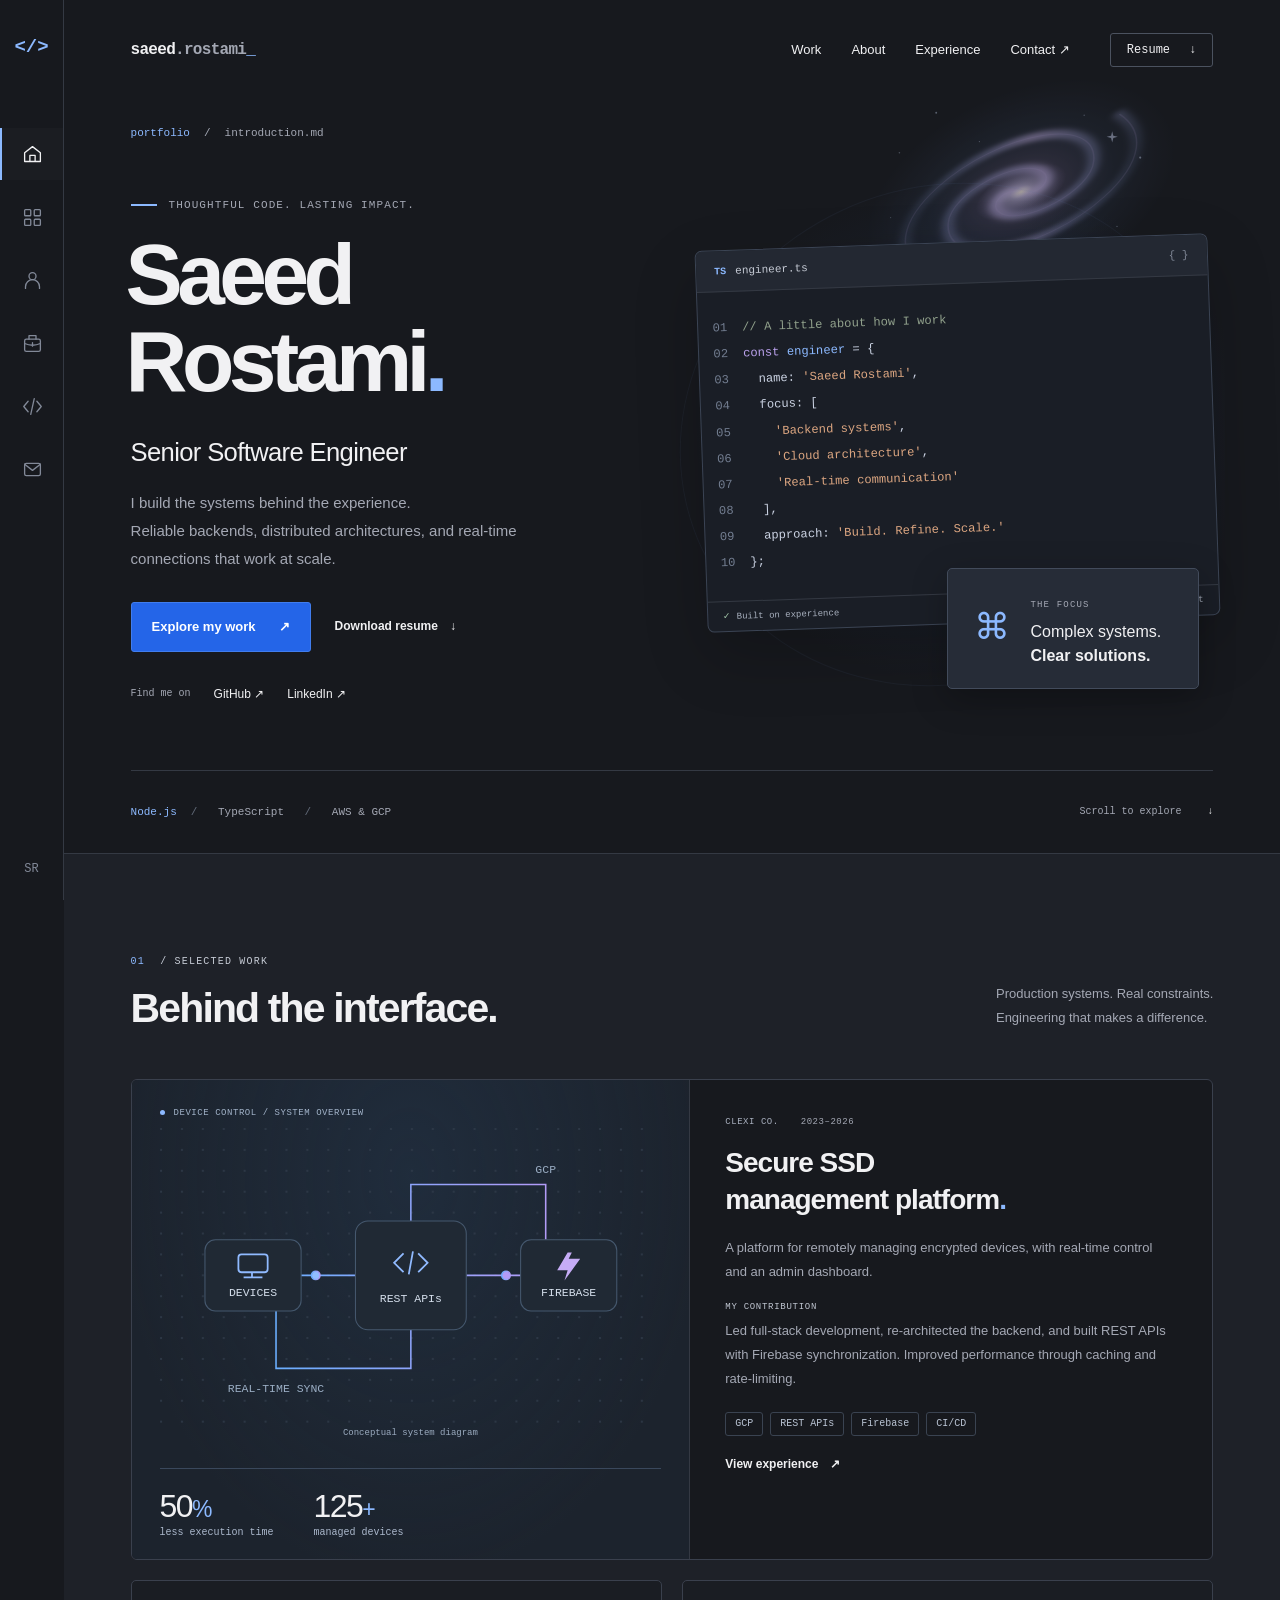
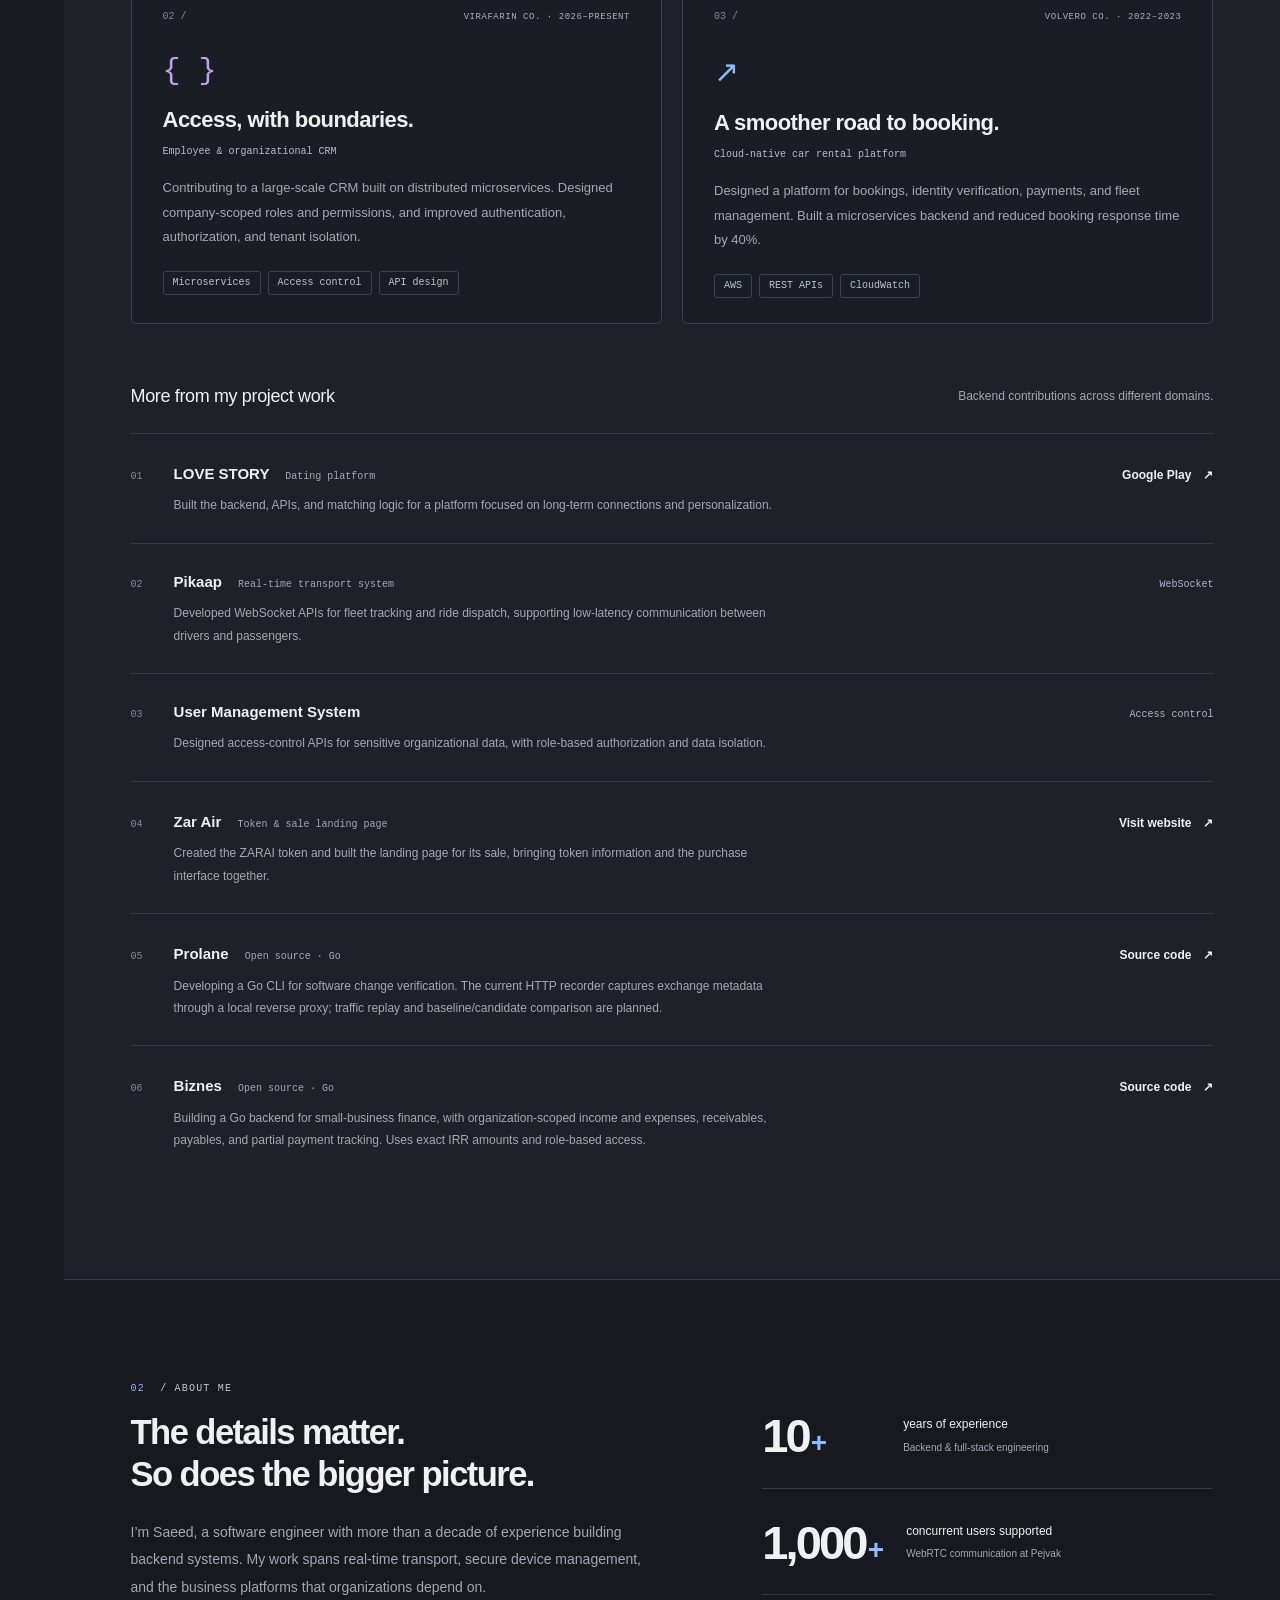
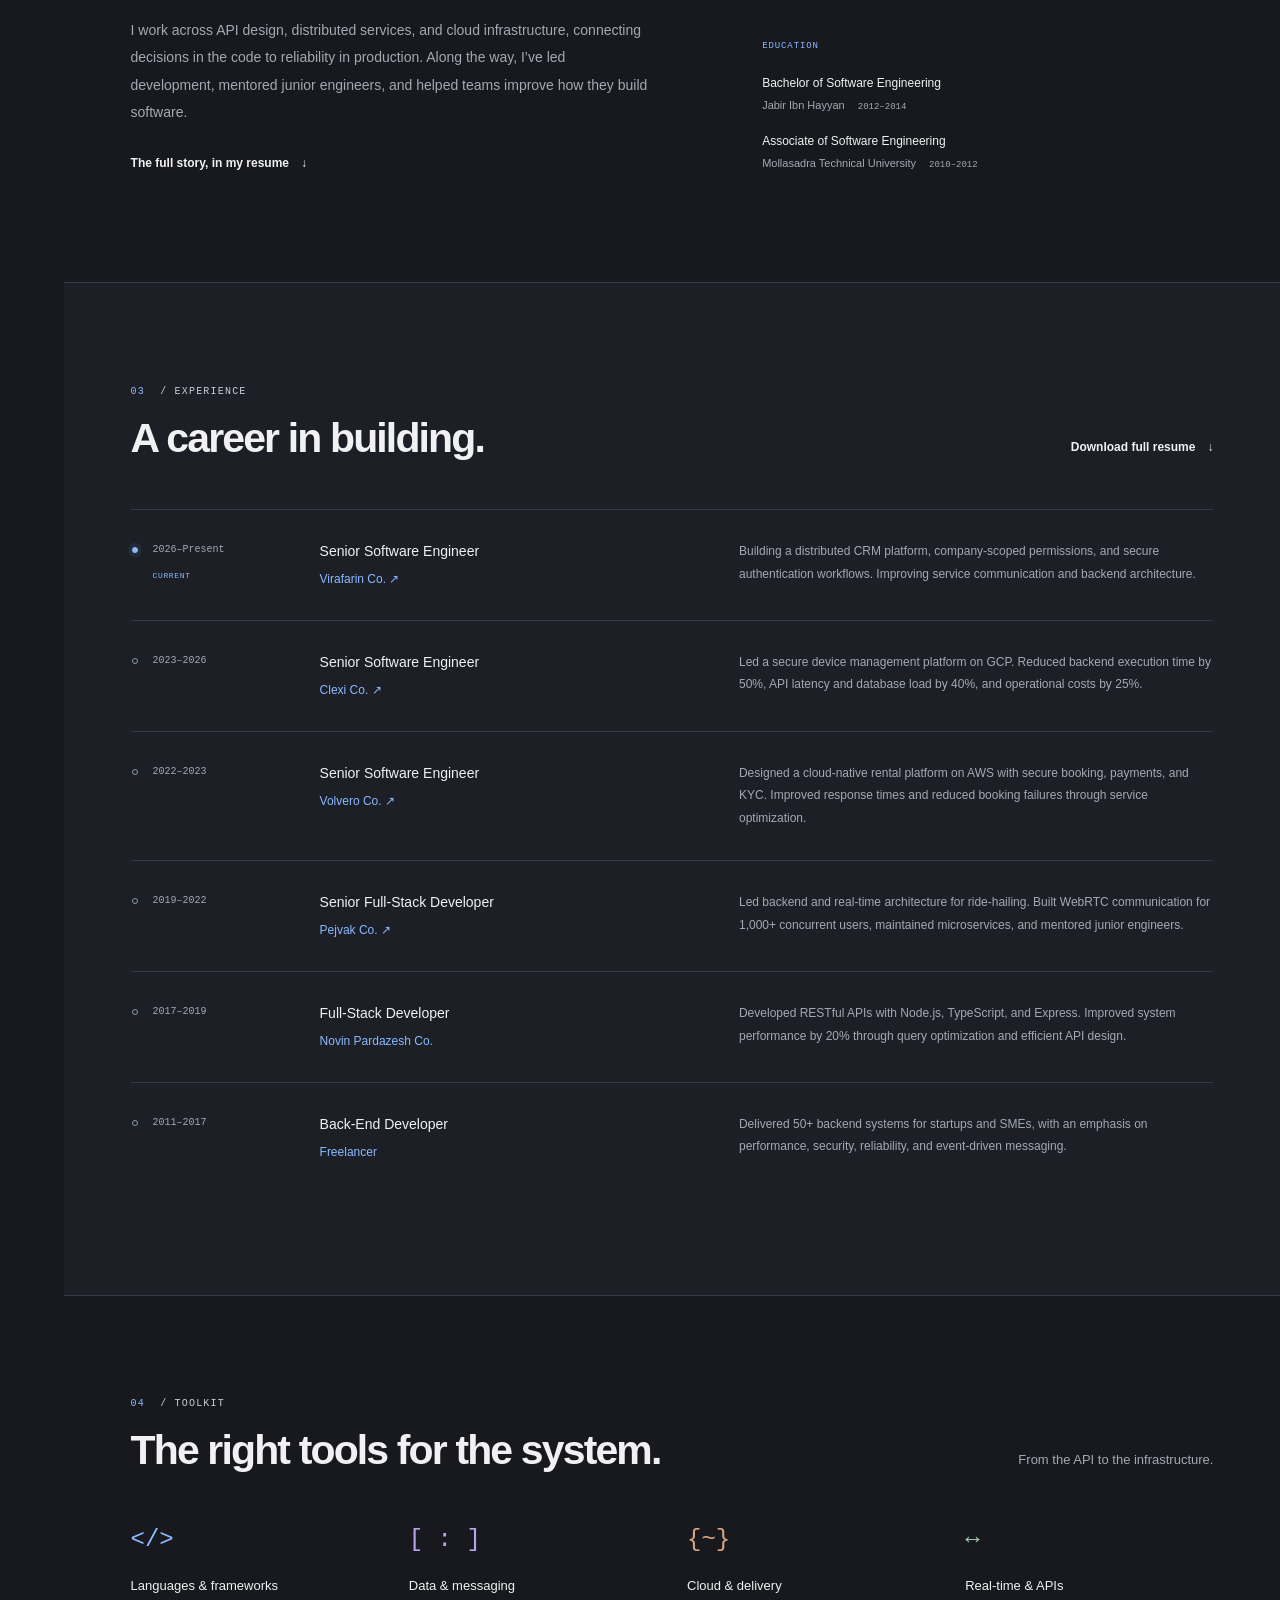
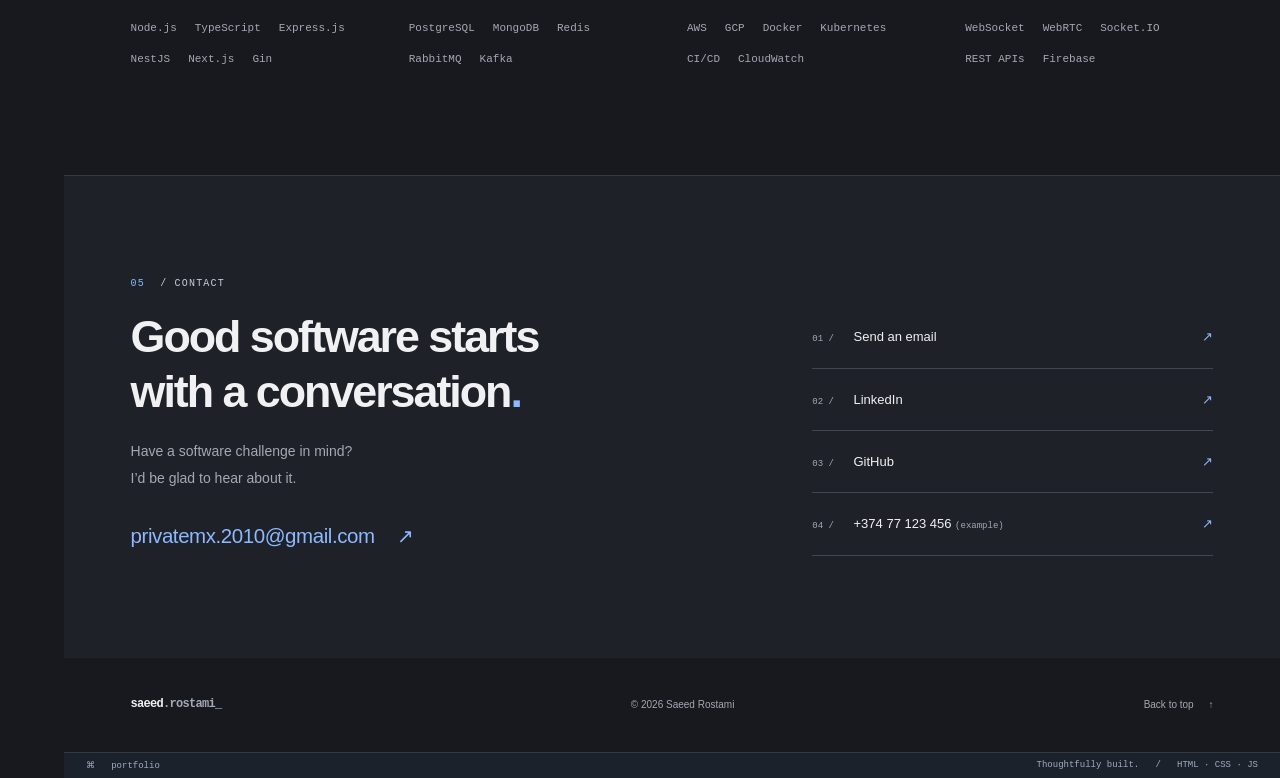
<file: index.html>
<!doctype html>
<html lang="en">
<head>
  <meta charset="utf-8">
  <meta name="viewport" content="width=device-width, initial-scale=1">
  <meta name="theme-color" content="#17191e">
  <title>Saeed Rostami — Senior Software Engineer</title>
  <meta name="description" content="Saeed Rostami is a senior software engineer with 10+ years of experience in backend architecture, distributed systems, and real-time communication.">
  <meta property="og:type" content="website">
  <meta property="og:title" content="Saeed Rostami — Senior Software Engineer">
  <meta property="og:description" content="Reliable backends. Connected systems. Explore selected engineering work, projects, and experience.">
  <meta property="og:locale" content="en_US">
  <meta name="twitter:card" content="summary">
  <meta name="twitter:title" content="Saeed Rostami — Senior Software Engineer">
  <meta name="twitter:description" content="Backend architecture, distributed systems, and real-time communication. Selected work by Saeed Rostami.">
  <link rel="icon" href="assets/favicon.svg" type="image/svg+xml">
  <link rel="stylesheet" href="css/portfolio.css">
  <script src="js/portfolio.js" defer></script>
</head>
<body>
  <a class="skip-link" href="#main">Skip to content</a>
  <aside class="activity-rail" aria-label="Quick navigation">
    <a class="rail-brand" href="#home" aria-label="Saeed Rostami, home">&lt;/&gt;</a>
    <nav aria-label="Section shortcuts">
      <a href="#home" aria-label="Introduction" aria-current="location"><svg viewBox="0 0 24 24" aria-hidden="true"><path d="m3 10 9-7 9 7v10H3zM9 20v-7h6v7"/></svg><span class="rail-tooltip">Introduction</span></a>
      <a href="#work" aria-label="Selected work"><svg viewBox="0 0 24 24" aria-hidden="true"><rect x="3" y="3" width="7" height="7" rx="1"/><rect x="14" y="3" width="7" height="7" rx="1"/><rect x="3" y="14" width="7" height="7" rx="1"/><rect x="14" y="14" width="7" height="7" rx="1"/></svg><span class="rail-tooltip">Selected work</span></a>
      <a href="#about" aria-label="About"><svg viewBox="0 0 24 24" aria-hidden="true"><circle cx="12" cy="7" r="4"/><path d="M4 21v-2a8 8 0 0 1 16 0v2"/></svg><span class="rail-tooltip">About</span></a>
      <a href="#experience" aria-label="Experience"><svg viewBox="0 0 24 24" aria-hidden="true"><rect x="3" y="7" width="18" height="14" rx="2"/><path d="M8 7V3h8v4M3 12a22 22 0 0 0 18 0M12 11v4"/></svg><span class="rail-tooltip">Experience</span></a>
      <a href="#skills" aria-label="Skills"><svg viewBox="0 0 24 24" aria-hidden="true"><path d="m7 6-5 6 5 6m10-12 5 6-5 6M14 3l-4 18"/></svg><span class="rail-tooltip">Skills</span></a>
      <a href="#contact" aria-label="Contact"><svg viewBox="0 0 24 24" aria-hidden="true"><rect x="3" y="5" width="18" height="14" rx="2"/><path d="m3 6 9 7 9-7"/></svg><span class="rail-tooltip">Contact</span></a>
    </nav>
    <span class="rail-bottom" aria-hidden="true">SR</span>
  </aside>
  <div class="site-shell">
    <header class="site-header">
      <a class="wordmark" href="#home" aria-label="Saeed Rostami, home">saeed<span class="muted">.rostami</span><span class="accent">_</span></a>
      <nav class="main-nav" aria-label="Main navigation"><a href="#work">Work</a><a href="#about">About</a><a href="#experience">Experience</a><a href="#contact">Contact <span aria-hidden="true">↗</span></a></nav>
      <a class="header-resume" href="SaeedGoharrostamiResume.pdf" download="SaeedRostamiResume.pdf">Resume <span aria-hidden="true">↓</span></a>
    </header>
    <main id="main">
      <!-- INTRODUCTION: name, title, summary, and primary links. -->
      <section class="hero section-inner" id="home" aria-labelledby="intro-title">
        <div class="file-path"><span class="accent">portfolio</span><span aria-hidden="true">/</span> introduction<span class="muted">.md</span></div>
        <div class="hero-grid">
          <div class="hero-copy">
            <p class="eyebrow"><span class="small-line" aria-hidden="true"></span> Thoughtful code. Lasting impact.</p>
            <h1 id="intro-title">Saeed<br>Rostami<span class="accent">.</span></h1>
            <p class="hero-role">Senior Software Engineer</p>
            <p class="hero-description">I build the systems behind the experience.<br class="desktop-break"> Reliable backends, distributed architectures, and real-time connections that work at scale.</p>
            <div class="hero-actions"><a class="button button-primary" href="#work">Explore my work <span aria-hidden="true">↗</span></a><a class="text-link" href="SaeedGoharrostamiResume.pdf" download="SaeedRostamiResume.pdf">Download resume <span aria-hidden="true">↓</span></a></div>
            <div class="hero-socials"><span class="mono muted">Find me on</span><a href="https://github.com/wikiccu">GitHub <span aria-hidden="true">↗</span></a><a href="https://www.linkedin.com/in/saeedrostami/">LinkedIn <span aria-hidden="true">↗</span></a></div>
          </div>
          <div class="hero-visual" role="img" aria-label="Engineering focus: backend systems, cloud architecture, and real-time communication">
            <div class="visual-orbit" aria-hidden="true"></div>
            <div class="code-panel" aria-hidden="true">
              <div class="code-tab"><span class="ts-icon">TS</span> engineer.ts <span class="code-tab-mark">{ }</span></div>
              <div class="code-body">
                <div><span class="line-number">01</span><span class="syntax-comment">// A little about how I work</span></div>
                <div><span class="line-number">02</span><span class="syntax-purple">const</span> <span class="syntax-blue">engineer</span> = {</div>
                <div><span class="line-number">03</span>&nbsp; name: <span class="syntax-orange">'Saeed Rostami'</span>,</div>
                <div><span class="line-number">04</span>&nbsp; focus: [</div>
                <div><span class="line-number">05</span>&nbsp; &nbsp; <span class="syntax-orange">'Backend systems'</span>,</div>
                <div><span class="line-number">06</span>&nbsp; &nbsp; <span class="syntax-orange">'Cloud architecture'</span>,</div>
                <div><span class="line-number">07</span>&nbsp; &nbsp; <span class="syntax-orange">'Real-time communication'</span></div>
                <div><span class="line-number">08</span>&nbsp; ],</div>
                <div><span class="line-number">09</span>&nbsp; approach: <span class="syntax-orange">'Build. Refine. Scale.'</span></div>
                <div><span class="line-number">10</span>};</div>
              </div>
              <div class="code-footer"><span><span class="syntax-green">✓</span> Built on experience</span><span>TypeScript</span></div>
            </div>
            <div class="focus-note"><span class="focus-symbol" aria-hidden="true">⌘</span><div><span class="mono muted">THE FOCUS</span><p>Complex systems.<br><strong>Clear solutions.</strong></p></div></div>
          </div>
        </div>
        <div class="hero-bottom"><p class="mono"><span class="accent">Node.js</span><span>/</span> TypeScript <span>/</span> AWS &amp; GCP</p><a href="#work" class="scroll-link">Scroll to explore <span aria-hidden="true">↓</span></a></div>
      </section>
      <!-- WORK: employer projects; never imply these are personal products. -->
      <section class="work-section section-block" id="work" aria-labelledby="work-title">
        <div class="section-inner">
          <div class="section-heading"><div><p class="section-label"><span>01</span> / SELECTED WORK</p><h2 id="work-title">Behind the interface.</h2></div><p>Production systems. Real constraints.<br>Engineering that makes a difference.</p></div>
          <article class="featured-work">
            <div class="system-visual">
              <div class="visual-label"><span class="status-dot" aria-hidden="true"></span> DEVICE CONTROL / SYSTEM OVERVIEW</div>
              <svg class="system-diagram" viewBox="0 0 480 285" role="img" aria-labelledby="system-title system-desc">
                <title id="system-title">Conceptual device management architecture</title><desc id="system-desc">Device control connects through REST APIs to Firebase real-time synchronization, hosted on Google Cloud. This illustrates technologies in the resume, not an exact production topology.</desc>
                <defs><pattern id="dots" width="20" height="20" patternUnits="userSpaceOnUse"><circle cx="1" cy="1" r="1" fill="#303b4a"/></pattern><linearGradient id="connector"><stop stop-color="#6aaeff"/><stop offset="1" stop-color="#b29bf7"/></linearGradient></defs>
                <rect width="480" height="285" fill="url(#dots)"/>
                <g fill="none" stroke="url(#connector)" stroke-width="1.5"><path d="M111 141H187M293 141H369M240 89V54H369V107M240 193V230H111V175"/><circle cx="149" cy="141" r="4" fill="#91bdff"/><circle cx="331" cy="141" r="4" fill="#b29bf7"/></g>
                <g fill="#202934" stroke="#45586e"><rect x="43" y="107" width="92" height="68" rx="10"/><rect x="187" y="89" width="106" height="104" rx="12"/><rect x="345" y="107" width="92" height="68" rx="10"/></g>
                <g fill="none" stroke="#90baff" stroke-width="1.7"><rect x="75" y="121" width="28" height="17" rx="3"/><path d="M80 143h18M88 138v5M233 120l-9 9 9 9M247 120l9 9-9 9M242 118l-4 22"/></g>
                <path d="m390 119-10 17h10l-3 10 15-21h-11l3-6" fill="#c6acf6"/>
                <g fill="#d4deeb" font-family="Consolas, monospace" font-size="11" text-anchor="middle"><text x="89" y="161">DEVICES</text><text x="240" y="166">REST APIs</text><text x="391" y="161">FIREBASE</text><text x="369" y="43" fill="#9aadc3">GCP</text><text x="111" y="253" fill="#9aadc3">REAL-TIME SYNC</text></g>
              </svg>
              <span class="diagram-caption mono">Conceptual system diagram</span>
              <div class="visual-metrics"><div><strong>50<span>%</span></strong><span>less execution time</span></div><div><strong>125<span>+</span></strong><span>managed devices</span></div></div>
            </div>
            <div class="featured-copy"><p class="project-context">CLEXI CO. <span>2023–2026</span></p><h3>Secure SSD<br>management platform<span class="accent">.</span></h3><p>A platform for remotely managing encrypted devices, with real-time control and an admin dashboard.</p><p class="contribution"><span>MY CONTRIBUTION</span>Led full-stack development, re-architected the backend, and built REST APIs with Firebase synchronization. Improved performance through caching and rate-limiting.</p><ul class="tags" aria-label="Documented technologies"><li>GCP</li><li>REST APIs</li><li>Firebase</li><li>CI/CD</li></ul><a class="text-link" href="#experience">View experience <span aria-hidden="true">↗</span></a></div>
          </article>
          <div class="work-grid">
            <article class="work-card"><div class="card-top"><span class="project-index">02 /</span><span class="project-context">VIRAFARIN CO. · 2026–PRESENT</span></div><span class="work-icon purple" aria-hidden="true">{ }</span><h3>Access, with boundaries.</h3><p class="work-subtitle">Employee &amp; organizational CRM</p><p>Contributing to a large-scale CRM built on distributed microservices. Designed company-scoped roles and permissions, and improved authentication, authorization, and tenant isolation.</p><ul class="tags" aria-label="Areas of work"><li>Microservices</li><li>Access control</li><li>API design</li></ul></article>
            <article class="work-card"><div class="card-top"><span class="project-index">03 /</span><span class="project-context">VOLVERO CO. · 2022–2023</span></div><span class="work-icon blue" aria-hidden="true">↗</span><h3>A smoother road to booking.</h3><p class="work-subtitle">Cloud-native car rental platform</p><p>Designed a platform for bookings, identity verification, payments, and fleet management. Built a microservices backend and reduced booking response time by 40%.</p><ul class="tags" aria-label="Documented technologies"><li>AWS</li><li>REST APIs</li><li>CloudWatch</li></ul></article>
          </div>
          <!-- NAMED PROJECTS: resume entries and owner-provided project updates. -->
          <div class="project-list-heading"><h3>More from my project work</h3><p>Backend contributions across different domains.</p></div>
          <div class="project-list">
            <article class="project-row"><span class="project-index">01</span><div><h4>LOVE STORY <span>Dating platform</span></h4><p>Built the backend, APIs, and matching logic for a platform focused on long-term connections and personalization.</p></div><a class="text-link" href="https://play.google.com/store/apps/details?id=com.lovestory.unicorn&amp;hl=en" aria-label="View LOVE STORY on Google Play">Google Play <span aria-hidden="true">↗</span></a></article>
            <article class="project-row"><span class="project-index">02</span><div><h4>Pikaap <span>Real-time transport system</span></h4><p>Developed WebSocket APIs for fleet tracking and ride dispatch, supporting low-latency communication between drivers and passengers.</p></div><span class="project-technology mono">WebSocket</span></article>
            <article class="project-row"><span class="project-index">03</span><div><h4>User Management System</h4><p>Designed access-control APIs for sensitive organizational data, with role-based authorization and data isolation.</p></div><span class="project-technology mono">Access control</span></article>
            <article class="project-row">
              <span class="project-index">04</span>
              <div><h4>Zar Air <span>Token &amp; sale landing page</span></h4><p>Created the ZARAI token and built the landing page for its sale, bringing token information and the purchase interface together.</p></div>
              <a class="text-link" href="https://zarair.com/" aria-label="View the Zar Air project">Visit website <span aria-hidden="true">↗</span></a>
            </article>
            <article class="project-row">
              <span class="project-index">05</span>
              <div><h4>Prolane <span>Open source · Go</span></h4><p>Developing a Go CLI for software change verification. The current HTTP recorder captures exchange metadata through a local reverse proxy; traffic replay and baseline/candidate comparison are planned.</p></div>
              <a class="text-link" href="https://github.com/wikiccu/prolane" target="_blank" rel="noopener noreferrer" aria-label="View Prolane source code on GitHub">Source code <span aria-hidden="true">↗</span></a>
            </article>
            <article class="project-row">
              <span class="project-index">06</span>
              <div><h4>Biznes <span>Open source · Go</span></h4><p>Building a Go backend for small-business finance, with organization-scoped income and expenses, receivables, payables, and partial payment tracking. Uses exact IRR amounts and role-based access.</p></div>
              <a class="text-link" href="https://github.com/wikiccu/biznes" target="_blank" rel="noopener noreferrer" aria-label="View Biznes source code on GitHub">Source code <span aria-hidden="true">↗</span></a>
            </article>
          </div>
        </div>
      </section>
      <!-- ABOUT: biography, supported highlights, and education. -->
      <section class="about-section section-block" id="about" aria-labelledby="about-title">
        <div class="section-inner about-grid"><div><p class="section-label"><span>02</span> / ABOUT ME</p><h2 id="about-title">The details matter.<br>So does the bigger picture.</h2><div class="about-text"><p>I’m Saeed, a software engineer with more than a decade of experience building backend systems. My work spans real-time transport, secure device management, and the business platforms that organizations depend on.</p><p>I work across API design, distributed services, and cloud infrastructure, connecting decisions in the code to reliability in production. Along the way, I’ve led development, mentored junior engineers, and helped teams improve how they build software.</p></div><a class="text-link" href="SaeedGoharrostamiResume.pdf" download="SaeedRostamiResume.pdf">The full story, in my resume <span aria-hidden="true">↓</span></a></div><div class="about-facts"><div class="fact"><strong>10<span>+</span></strong><p>years of experience<br><span>Backend &amp; full-stack engineering</span></p></div><div class="fact"><strong>1,000<span>+</span></strong><p>concurrent users supported<br><span>WebRTC communication at Pejvak</span></p></div><div class="education"><span class="mono accent">EDUCATION</span><h3>Bachelor of Software Engineering</h3><p>Jabir Ibn Hayyan <span>2012–2014</span></p><h3>Associate of Software Engineering</h3><p>Mollasadra Technical University <span>2010–2012</span></p></div></div></div>
      </section>
      <!-- EXPERIENCE: keep employer names, titles, and dates aligned with resume. -->
      <section class="experience-section section-block" id="experience" aria-labelledby="experience-title"><div class="section-inner"><div class="section-heading"><div><p class="section-label"><span>03</span> / EXPERIENCE</p><h2 id="experience-title">A career in building.</h2></div><a class="text-link" href="SaeedGoharrostamiResume.pdf" download="SaeedRostamiResume.pdf">Download full resume <span aria-hidden="true">↓</span></a></div>
        <ol class="timeline">
          <li><div class="timeline-date"><span class="timeline-dot current" aria-hidden="true"></span>2026–Present<span class="current-label">CURRENT</span></div><div class="timeline-role"><h3>Senior Software Engineer</h3><p><a href="https://virafarin.com/" target="_blank" rel="noopener noreferrer">Virafarin Co. <span aria-hidden="true">↗</span></a></p></div><p class="timeline-description">Building a distributed CRM platform, company-scoped permissions, and secure authentication workflows. Improving service communication and backend architecture.</p></li>
          <li><div class="timeline-date"><span class="timeline-dot" aria-hidden="true"></span>2023–2026</div><div class="timeline-role"><h3>Senior Software Engineer</h3><p><a href="https://clexi.io/" target="_blank" rel="noopener noreferrer">Clexi Co. <span aria-hidden="true">↗</span></a></p></div><p class="timeline-description">Led a secure device management platform on GCP. Reduced backend execution time by 50%, API latency and database load by 40%, and operational costs by 25%.</p></li>
          <li><div class="timeline-date"><span class="timeline-dot" aria-hidden="true"></span>2022–2023</div><div class="timeline-role"><h3>Senior Software Engineer</h3><p><a href="https://volvero.com/" target="_blank" rel="noopener noreferrer">Volvero Co. <span aria-hidden="true">↗</span></a></p></div><p class="timeline-description">Designed a cloud-native rental platform on AWS with secure booking, payments, and KYC. Improved response times and reduced booking failures through service optimization.</p></li>
          <li><div class="timeline-date"><span class="timeline-dot" aria-hidden="true"></span>2019–2022</div><div class="timeline-role"><h3>Senior Full-Stack Developer</h3><p><a href="https://pdade.net/" target="_blank" rel="noopener noreferrer">Pejvak Co. <span aria-hidden="true">↗</span></a></p></div><p class="timeline-description">Led backend and real-time architecture for ride-hailing. Built WebRTC communication for 1,000+ concurrent users, maintained microservices, and mentored junior engineers.</p></li>
          <li><div class="timeline-date"><span class="timeline-dot" aria-hidden="true"></span>2017–2019</div><div class="timeline-role"><h3>Full-Stack Developer</h3><p>Novin Pardazesh Co.</p></div><p class="timeline-description">Developed RESTful APIs with Node.js, TypeScript, and Express. Improved system performance by 20% through query optimization and efficient API design.</p></li>
          <li><div class="timeline-date"><span class="timeline-dot" aria-hidden="true"></span>2011–2017</div><div class="timeline-role"><h3>Back-End Developer</h3><p>Freelancer</p></div><p class="timeline-description">Delivered 50+ backend systems for startups and SMEs, with an emphasis on performance, security, reliability, and event-driven messaging.</p></li>
        </ol>
      </div></section>
      <!-- SKILLS: documented tools, grouped without proficiency scores. -->
      <section class="skills-section section-block" id="skills" aria-labelledby="skills-title"><div class="section-inner"><div class="section-heading"><div><p class="section-label"><span>04</span> / TOOLKIT</p><h2 id="skills-title">The right tools for the system.</h2></div><p>From the API to the infrastructure.</p></div><div class="skills-grid">
        <div class="skill-group"><span class="skill-symbol blue" aria-hidden="true">&lt;/&gt;</span><h3>Languages &amp; frameworks</h3><ul><li>Node.js</li><li>TypeScript</li><li>Express.js</li><li>NestJS</li><li>Next.js</li><li>Gin</li></ul></div>
        <div class="skill-group"><span class="skill-symbol purple" aria-hidden="true">[ : ]</span><h3>Data &amp; messaging</h3><ul><li>PostgreSQL</li><li>MongoDB</li><li>Redis</li><li>RabbitMQ</li><li>Kafka</li></ul></div>
        <div class="skill-group"><span class="skill-symbol orange" aria-hidden="true">{~}</span><h3>Cloud &amp; delivery</h3><ul><li>AWS</li><li>GCP</li><li>Docker</li><li>Kubernetes</li><li>CI/CD</li><li>CloudWatch</li></ul></div>
        <div class="skill-group"><span class="skill-symbol green" aria-hidden="true">↔</span><h3>Real-time &amp; APIs</h3><ul><li>WebSocket</li><li>WebRTC</li><li>Socket.IO</li><li>REST APIs</li><li>Firebase</li></ul></div>
      </div></div></section>
      <!-- CONTACT: resume email takes precedence over the previous site. -->
      <section class="contact-section section-block" id="contact" aria-labelledby="contact-title"><div class="section-inner"><p class="section-label"><span>05</span> / CONTACT</p><div class="contact-grid"><div><h2 id="contact-title">Good software starts<br>with a conversation<span class="accent">.</span></h2><p>Have a software challenge in mind?<br>I’d be glad to hear about it.</p><a class="contact-email" href="mailto:privatemx.2010@gmail.com">privatemx.2010@gmail.com <span aria-hidden="true">↗</span></a></div><div class="contact-links"><a href="mailto:privatemx.2010@gmail.com"><span><span class="mono muted">01 /</span> Send an email</span><span aria-hidden="true">↗</span></a><a href="https://www.linkedin.com/in/saeedrostami/"><span><span class="mono muted">02 /</span> LinkedIn</span><span aria-hidden="true">↗</span></a><a href="https://github.com/wikiccu"><span><span class="mono muted">03 /</span> GitHub</span><span aria-hidden="true">↗</span></a><a href="tel:+37477123456" aria-label="Call example phone number +374 77 123 456"><span><span class="mono muted">04 /</span> +374 77 123 456 <span class="mono muted">(example)</span></span><span aria-hidden="true">↗</span></a></div></div></div></section>
    </main>
    <footer class="site-footer"><a class="wordmark" href="#home">saeed<span class="muted">.rostami</span><span class="accent">_</span></a><p>© <span id="year">2026</span> Saeed Rostami</p><a href="#home">Back to top <span aria-hidden="true">↑</span></a></footer>
    <div class="status-bar" aria-hidden="true"><span>⌘ &nbsp; portfolio</span><span>Thoughtfully built. &nbsp; / &nbsp; HTML · CSS · JS</span></div>
  </div>
</body>
</html>
</file>
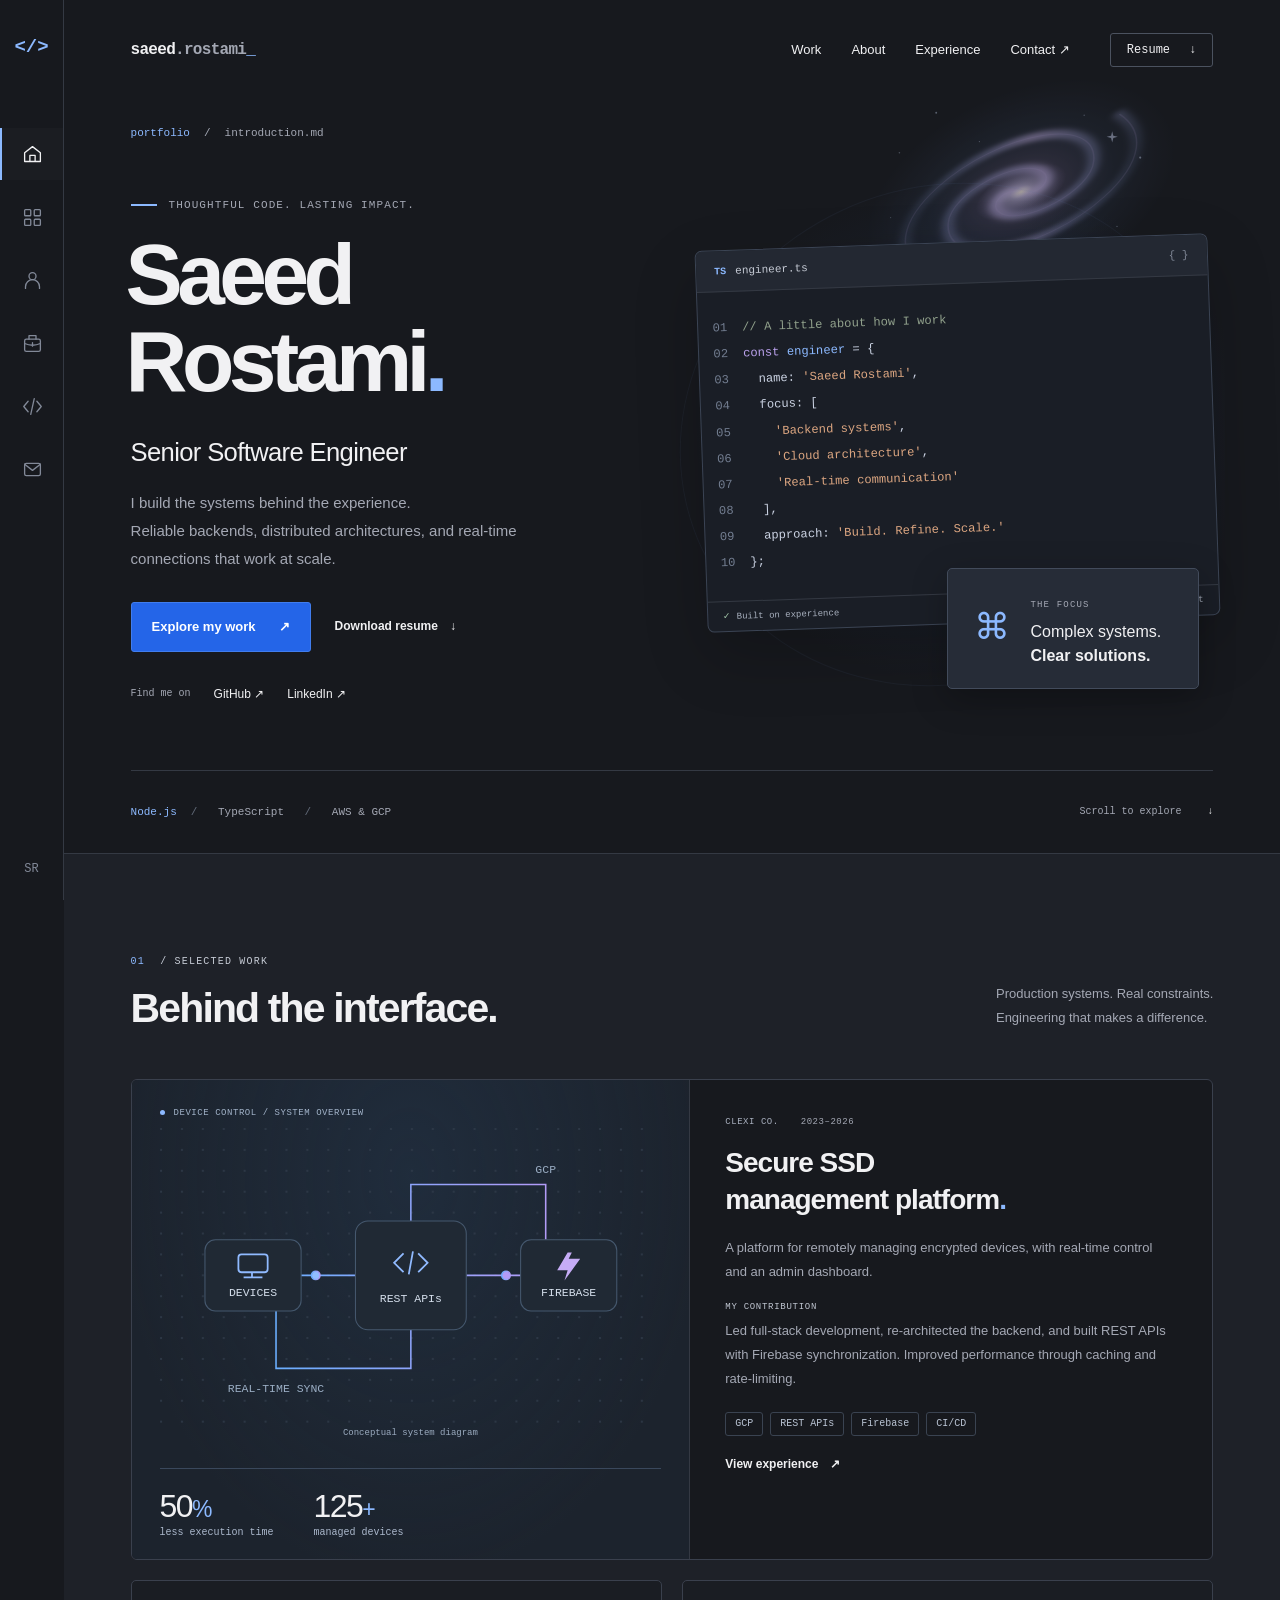
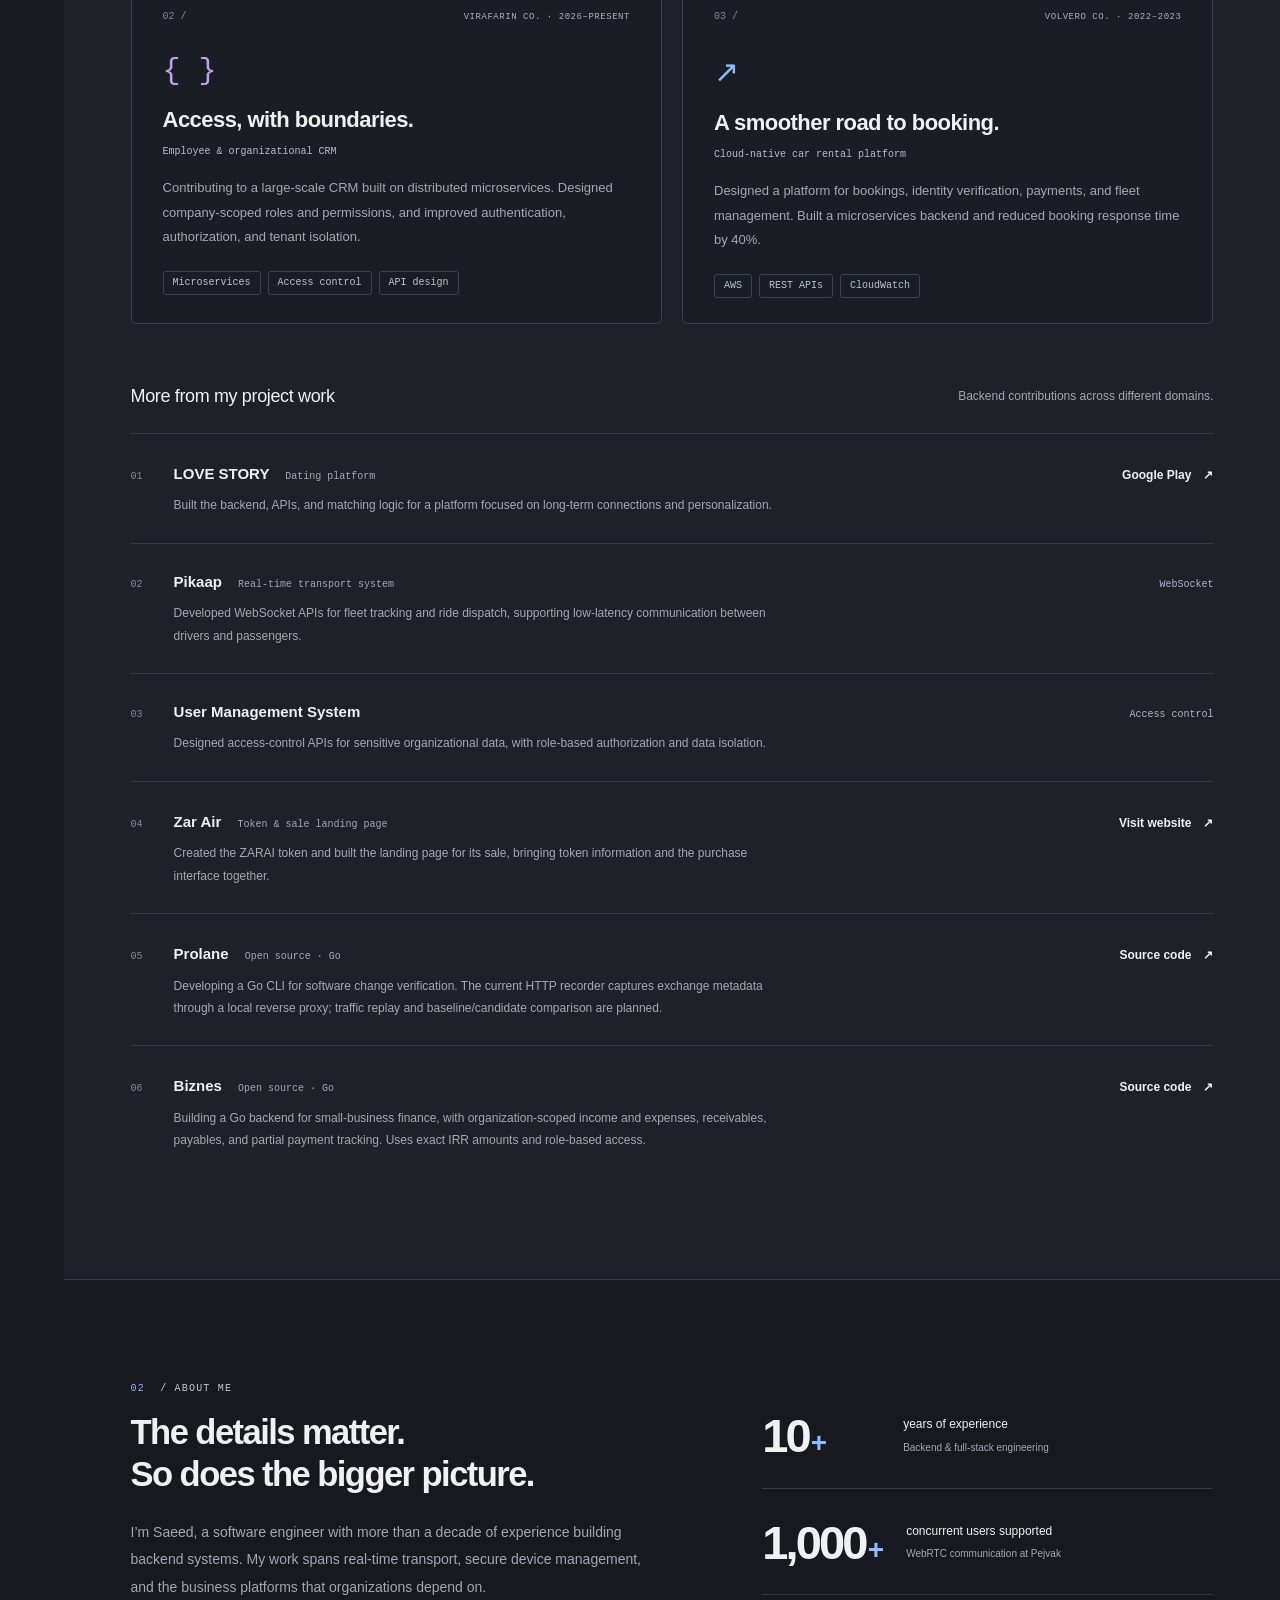
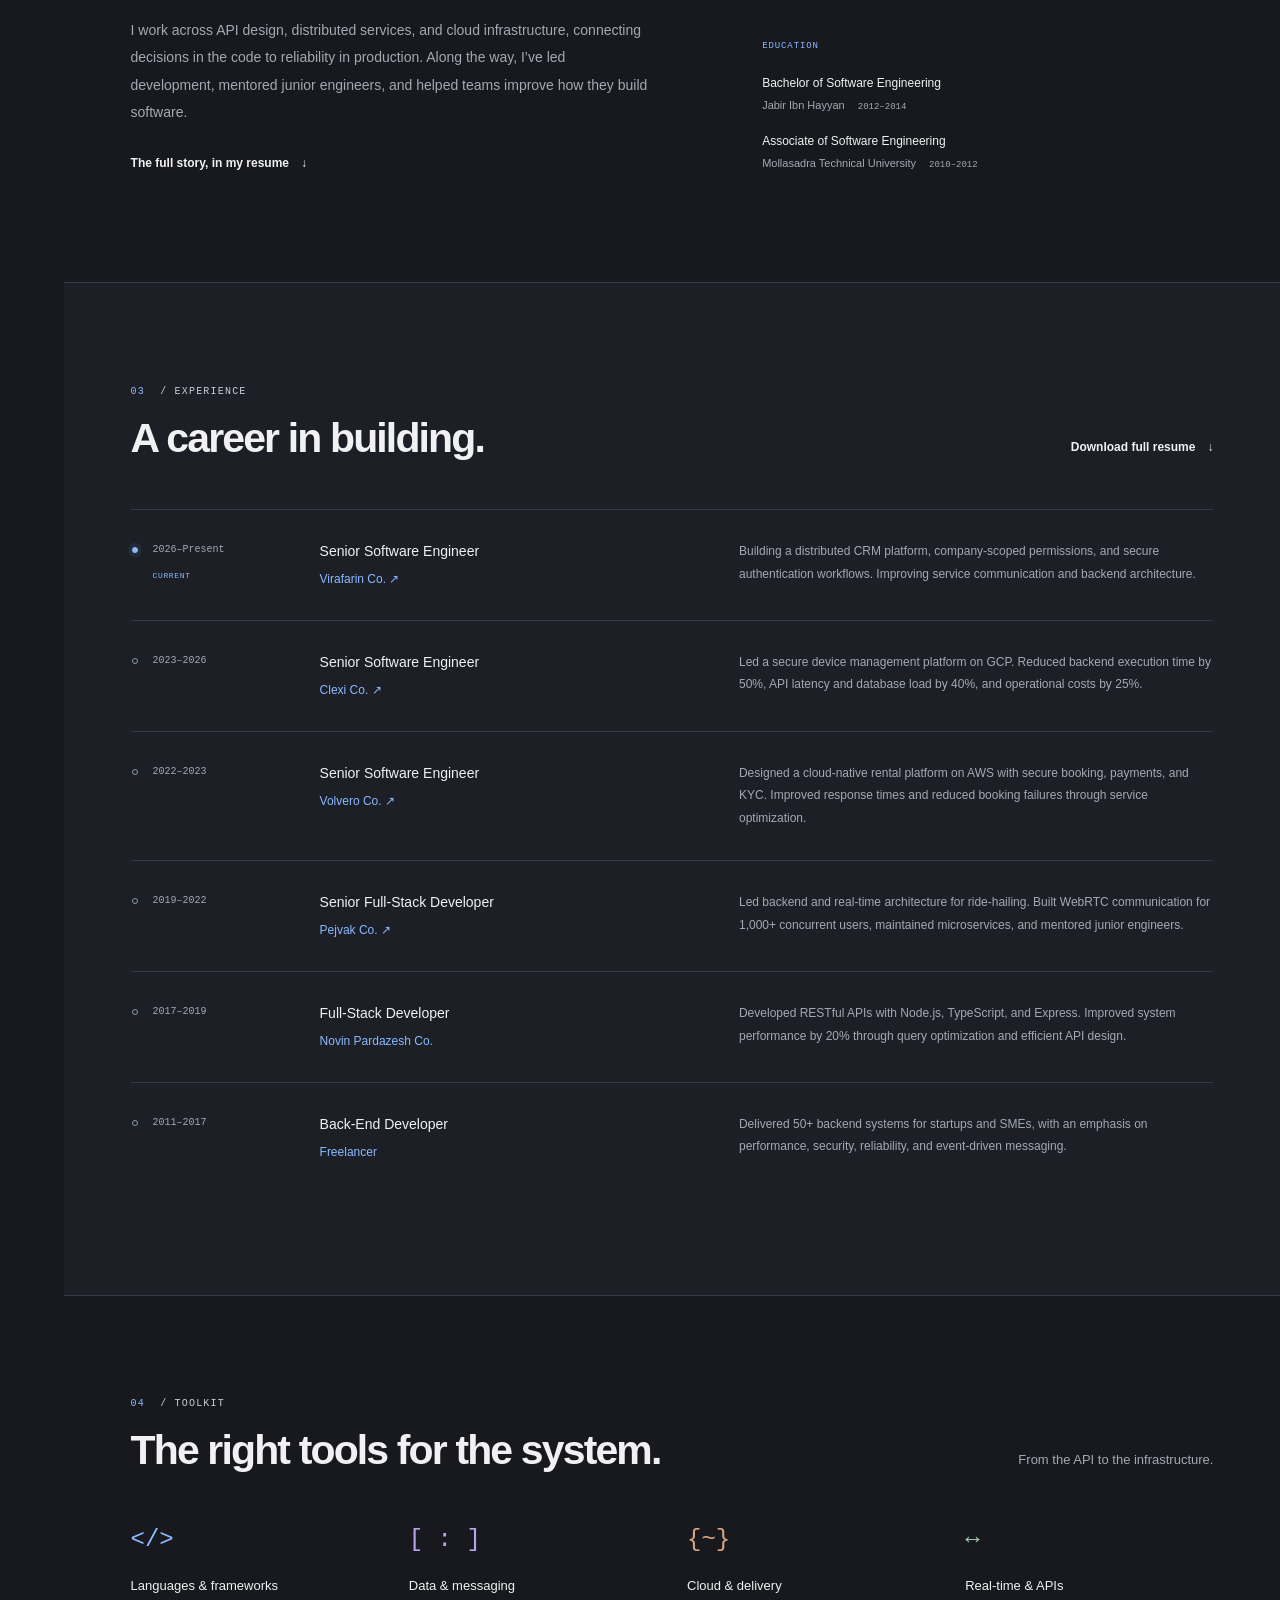
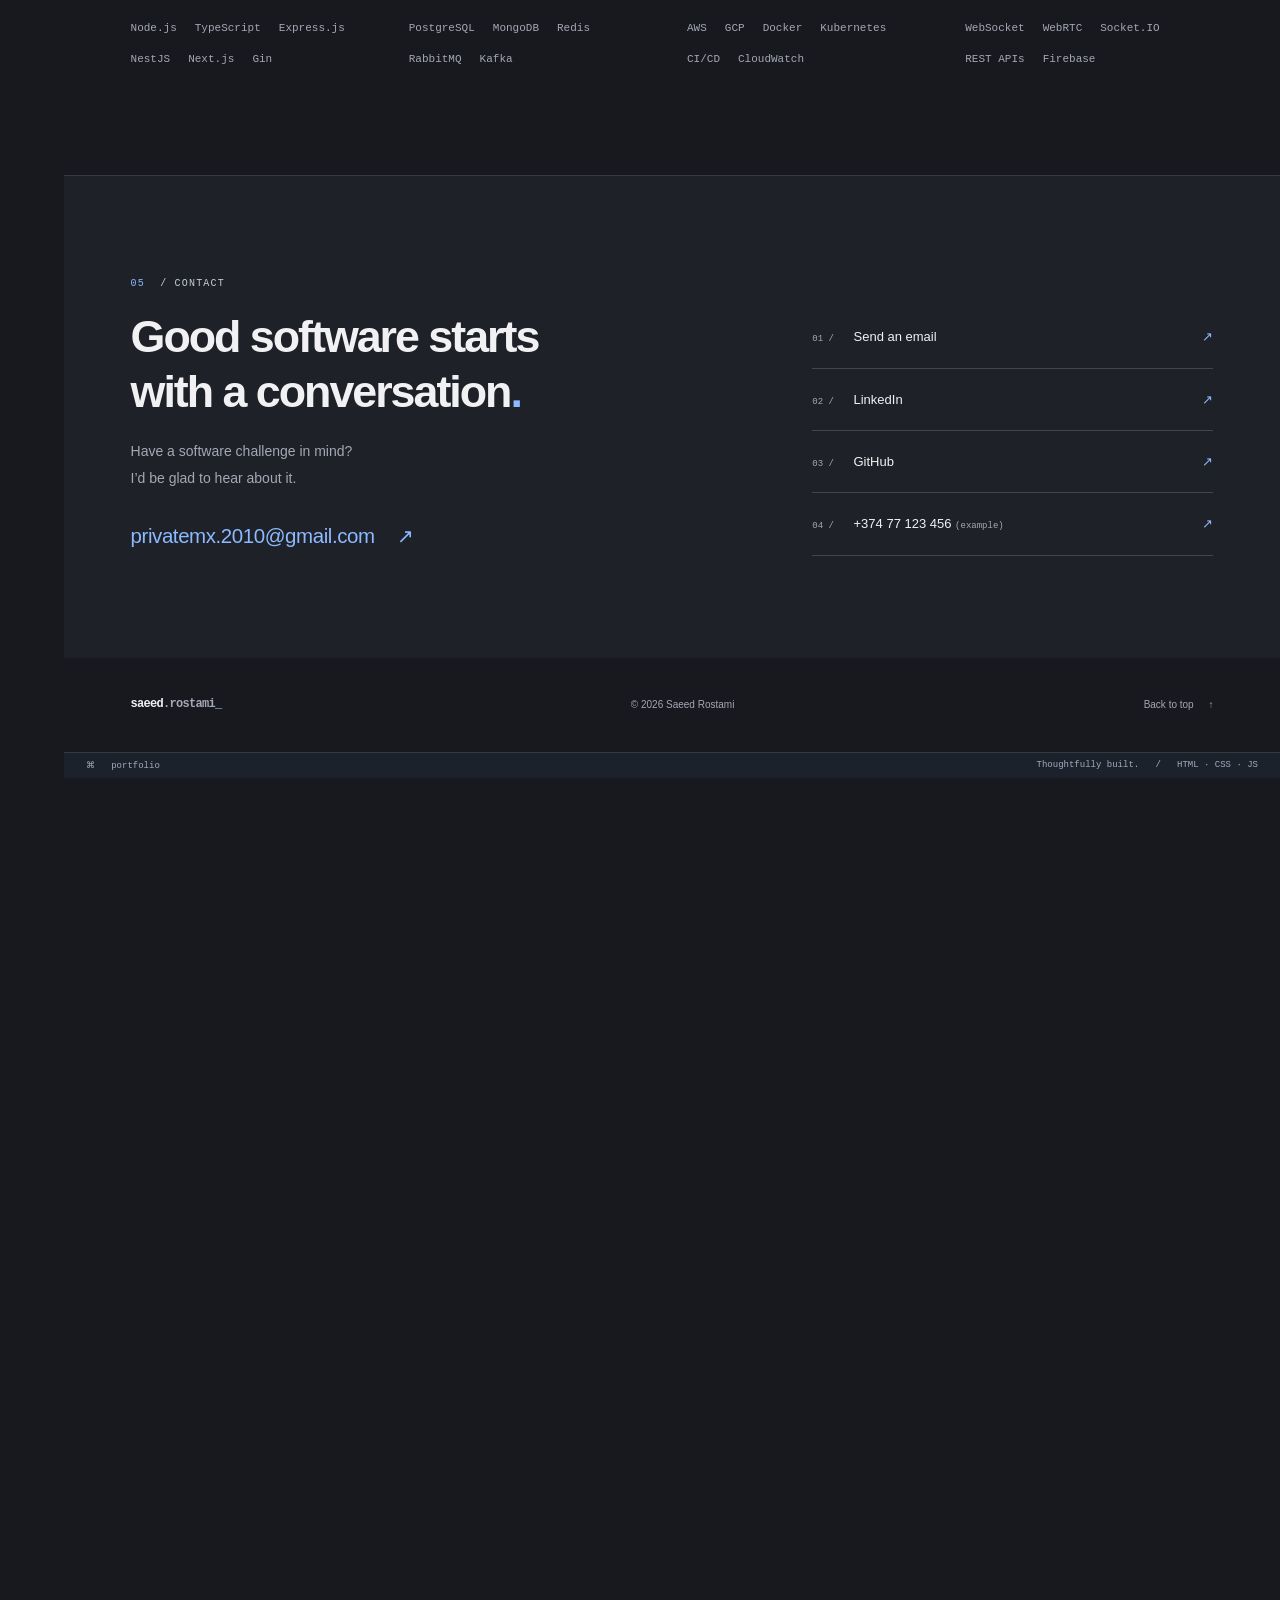
<file: about.html>
<!doctype html>
<html lang="en">
<head>
  <meta charset="utf-8">
  <meta name="viewport" content="width=device-width, initial-scale=1">
  <meta name="robots" content="noindex">
  <meta http-equiv="refresh" content="0;url=index.html#about">
  <meta name="theme-color" content="#17191e">
  <title>Saeed Rostami — Portfolio</title>
  <link rel="icon" href="assets/favicon.svg" type="image/svg+xml">
  <link rel="stylesheet" href="css/portfolio.css">
</head>
<body>
  <main class="section-inner section-block">
    <h1 style="font-size: 2rem">Saeed Rostami</h1>
    <p>This page has moved to my new portfolio.</p>
    <a class="text-link" href="index.html#about">Continue to the about section →</a>
  </main>
</body>
</html>
</file>
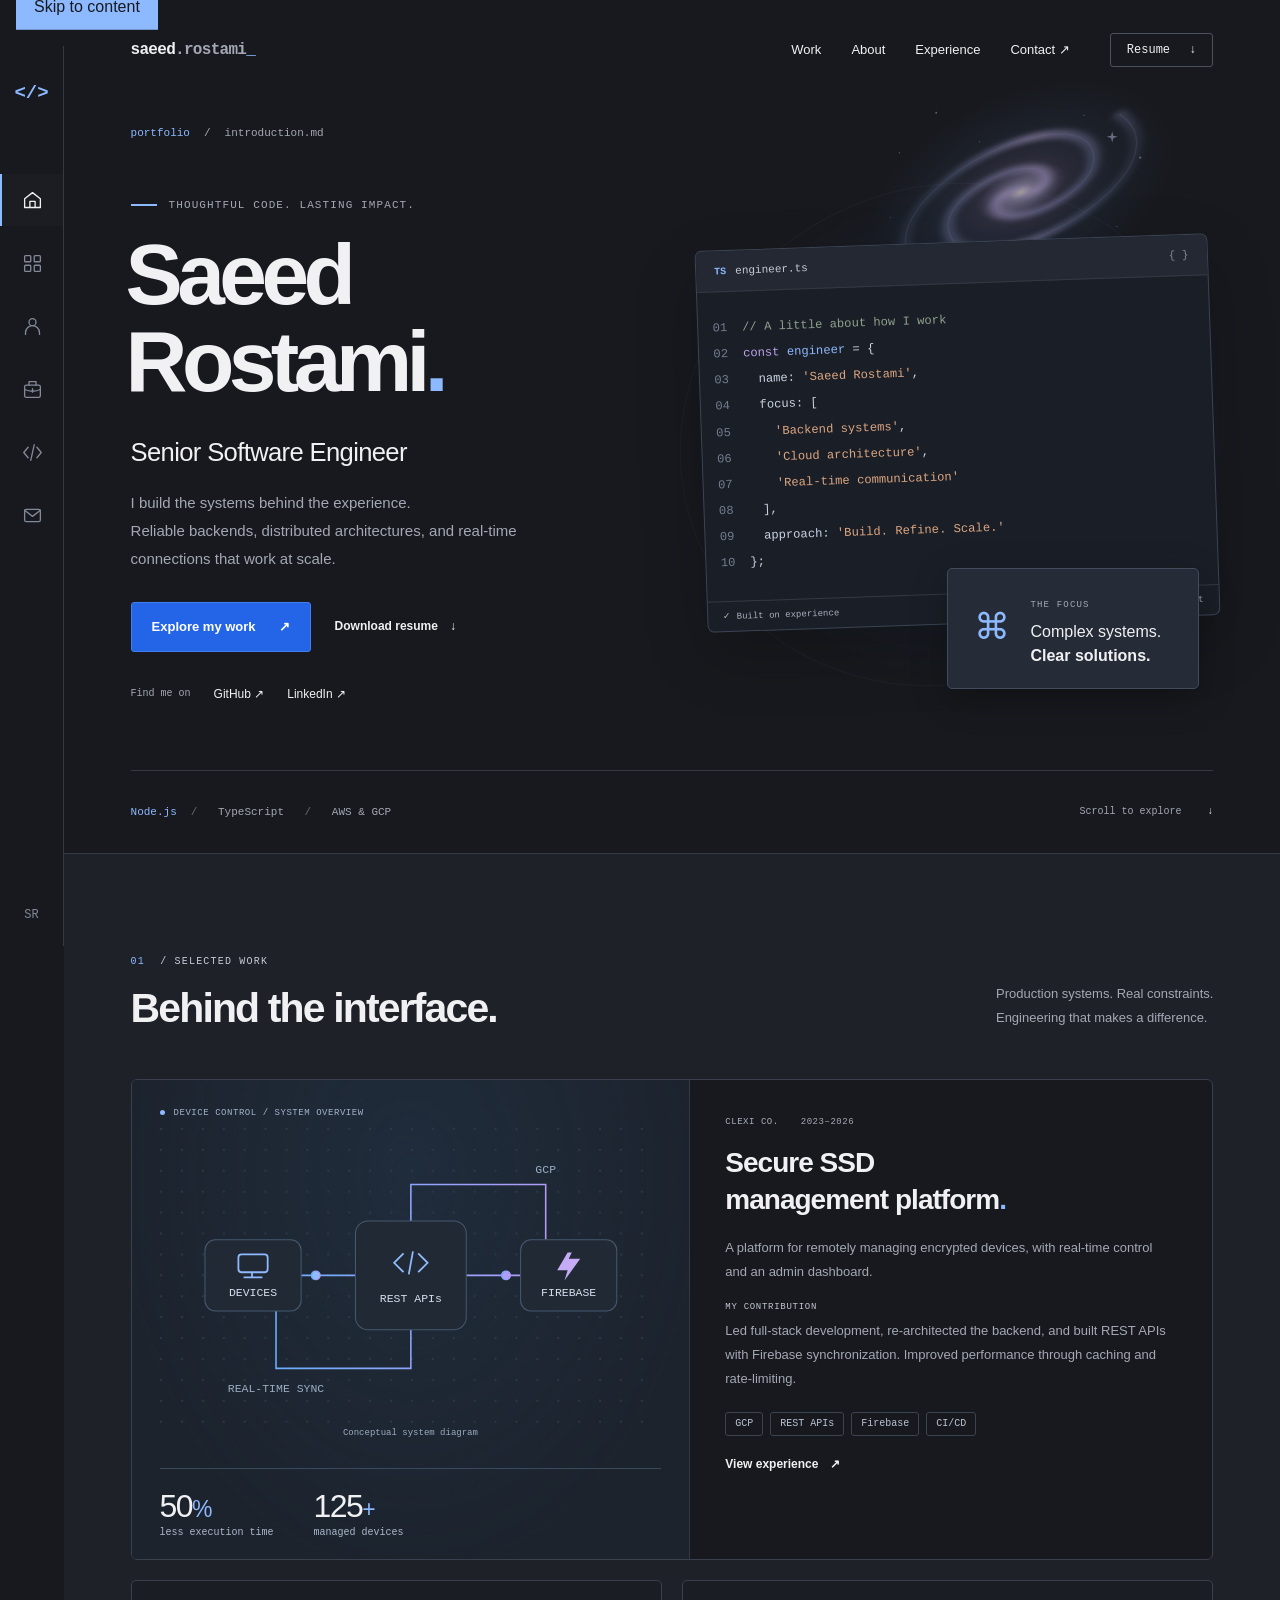
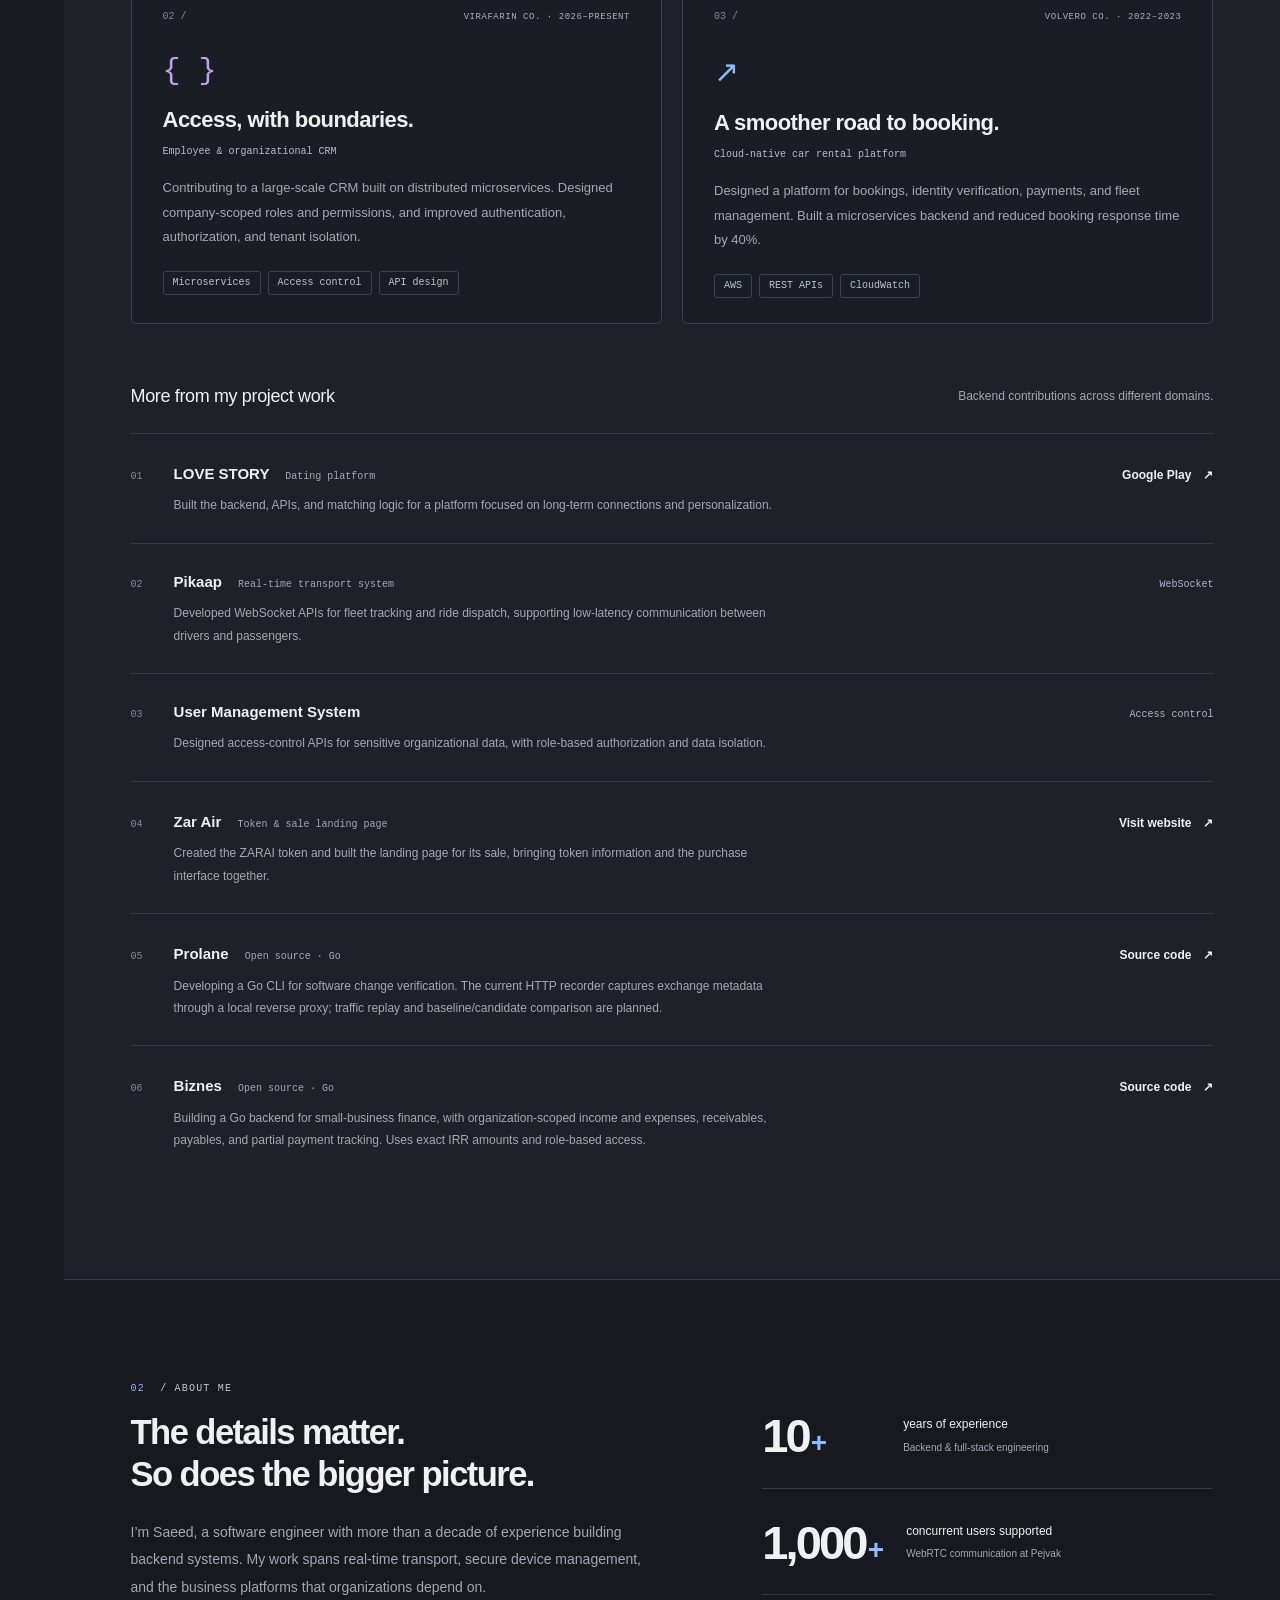
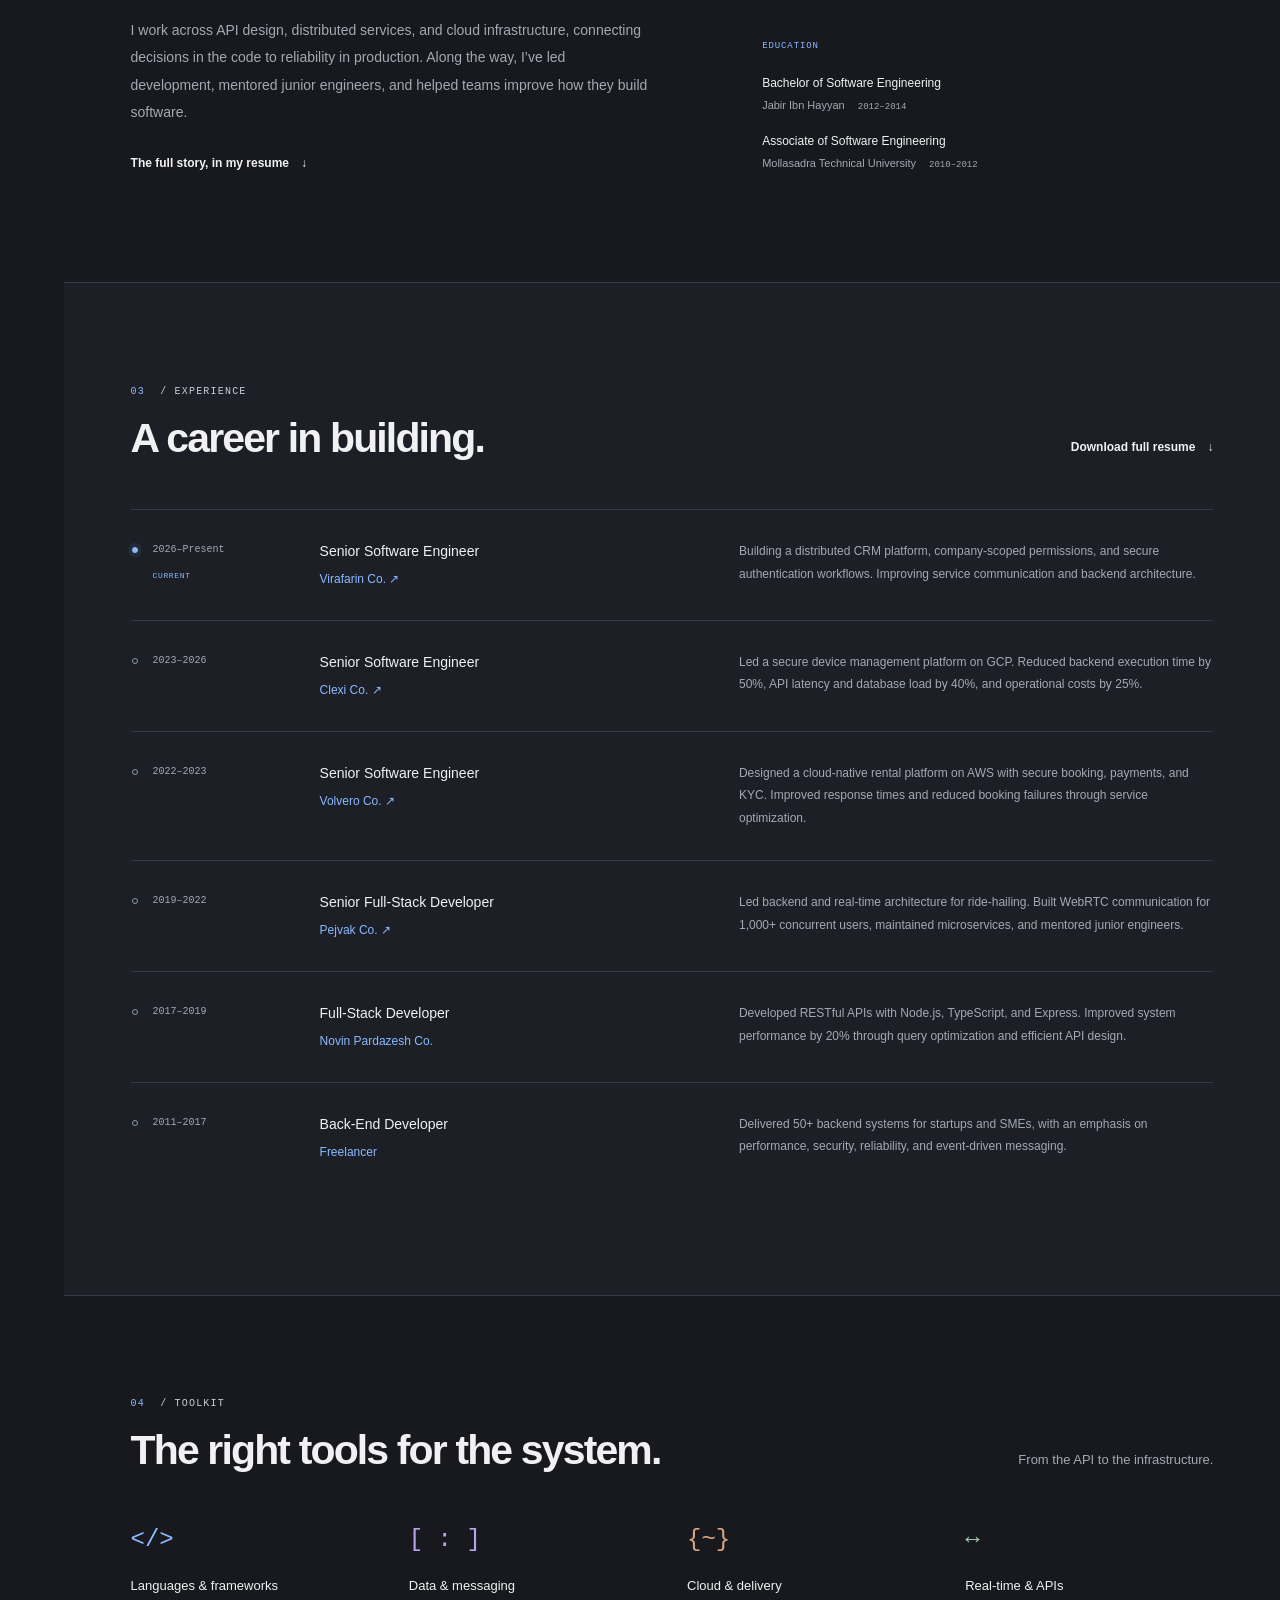
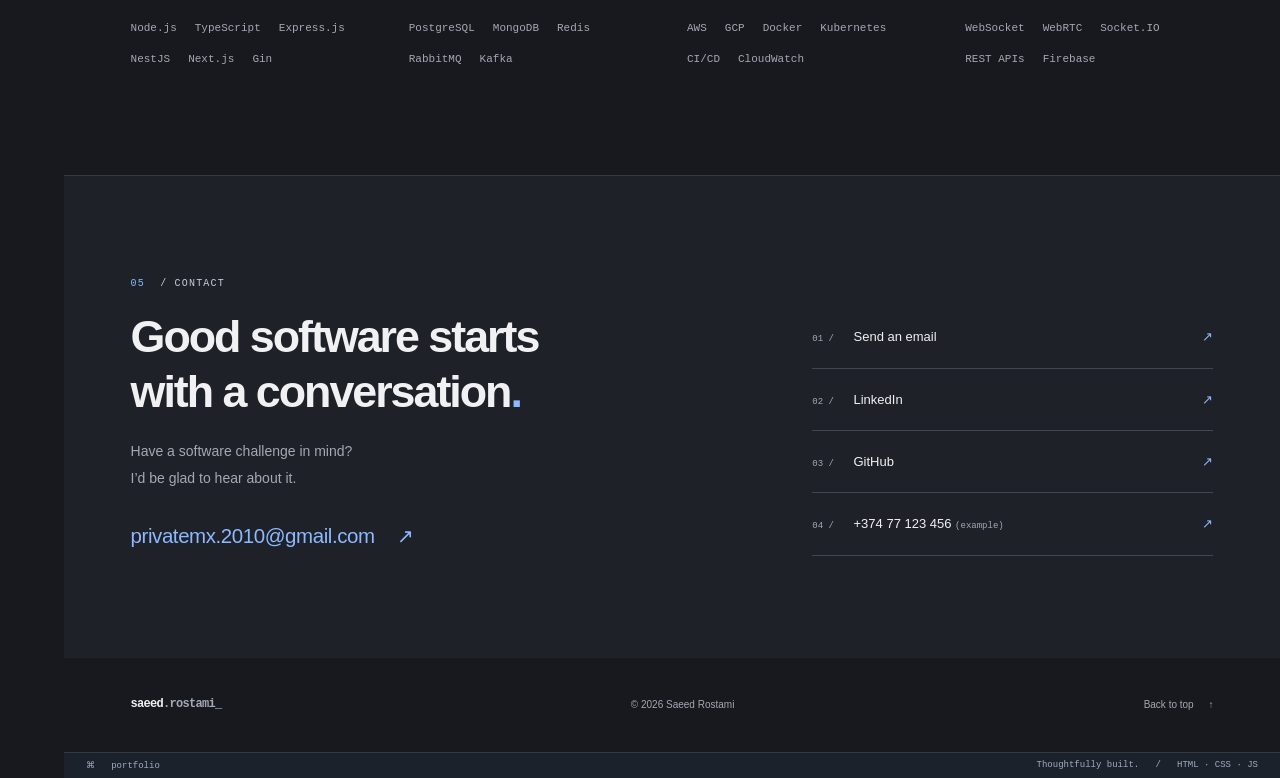
<file: blog.html>
<!doctype html>
<html lang="en">
<head>
  <meta charset="utf-8">
  <meta name="viewport" content="width=device-width, initial-scale=1">
  <meta name="robots" content="noindex">
  <meta http-equiv="refresh" content="0;url=index.html#home">
  <meta name="theme-color" content="#17191e">
  <title>Saeed Rostami — Portfolio</title>
  <link rel="icon" href="assets/favicon.svg" type="image/svg+xml">
  <link rel="stylesheet" href="css/portfolio.css">
</head>
<body>
  <main class="section-inner section-block">
    <h1 style="font-size: 2rem">Saeed Rostami</h1>
    <p>This page has moved to my new portfolio.</p>
    <a class="text-link" href="index.html#home">Continue to the home section →</a>
  </main>
</body>
</html>
</file>
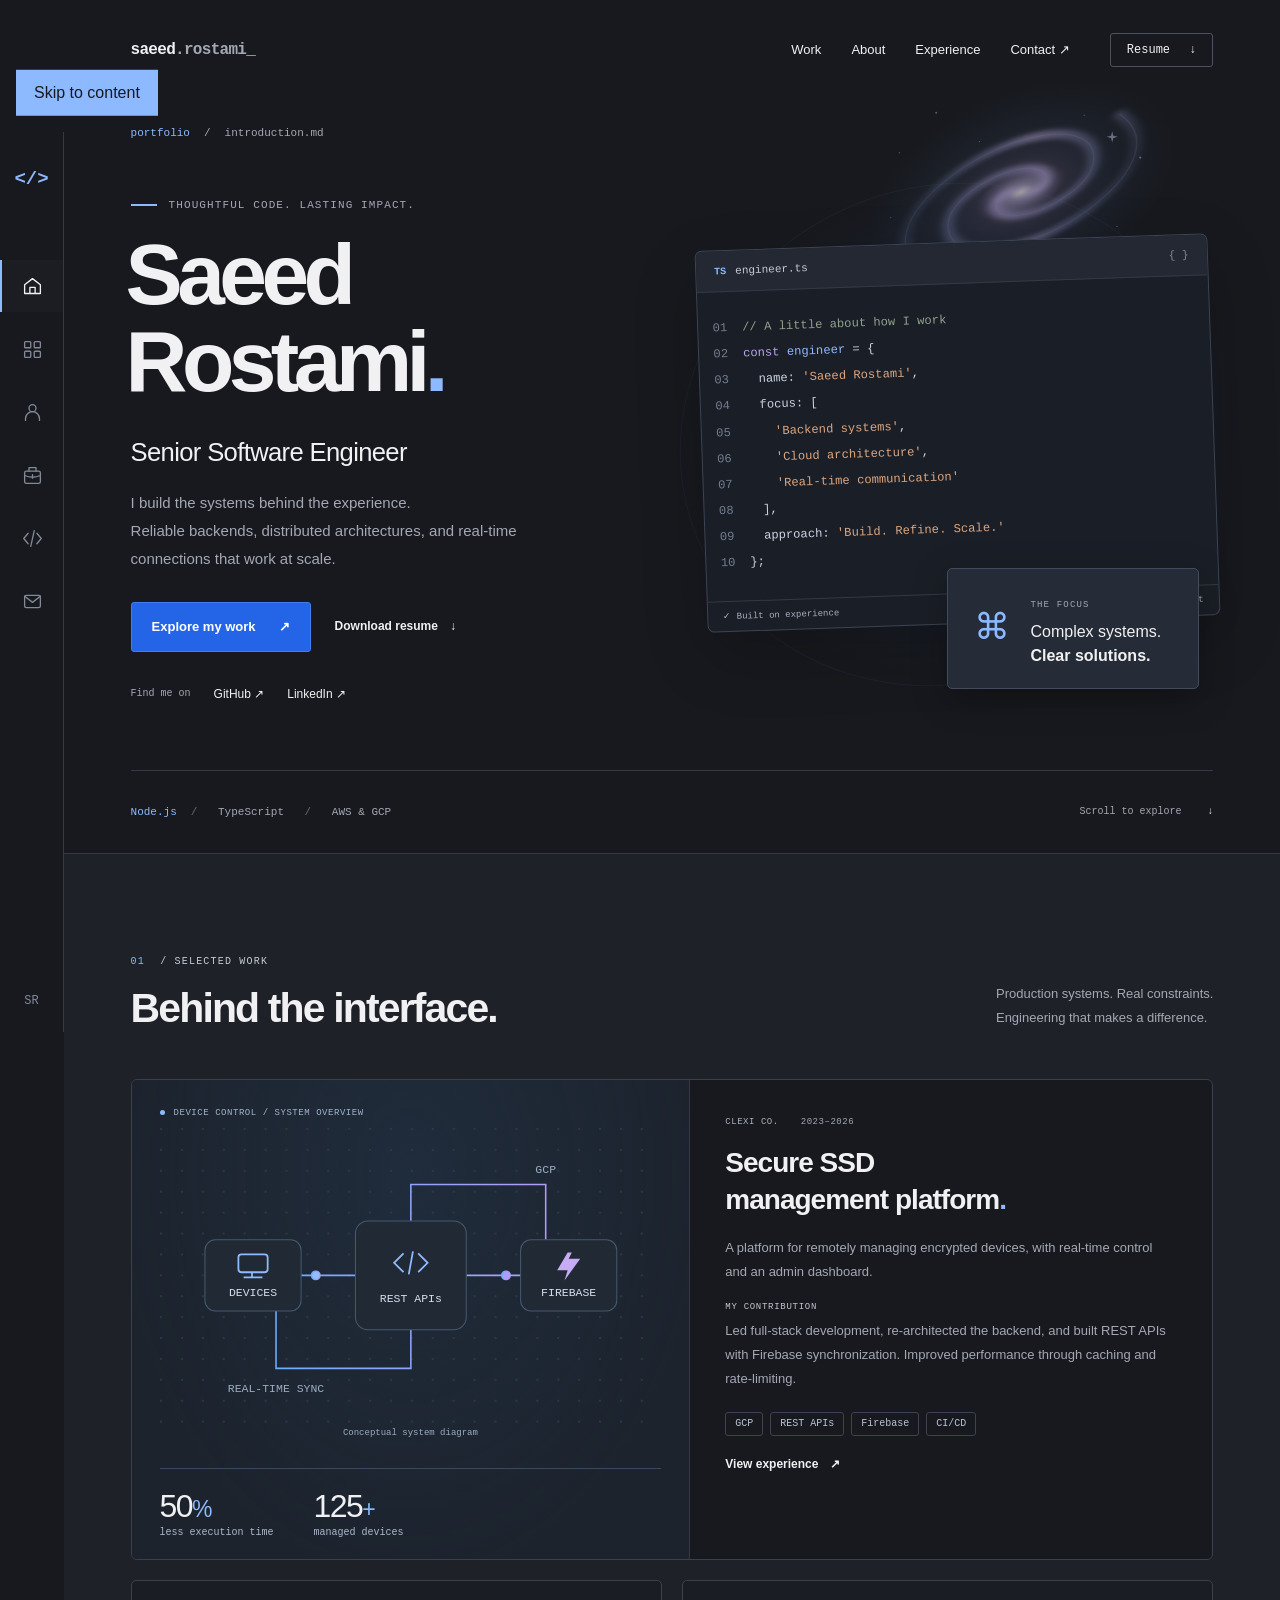
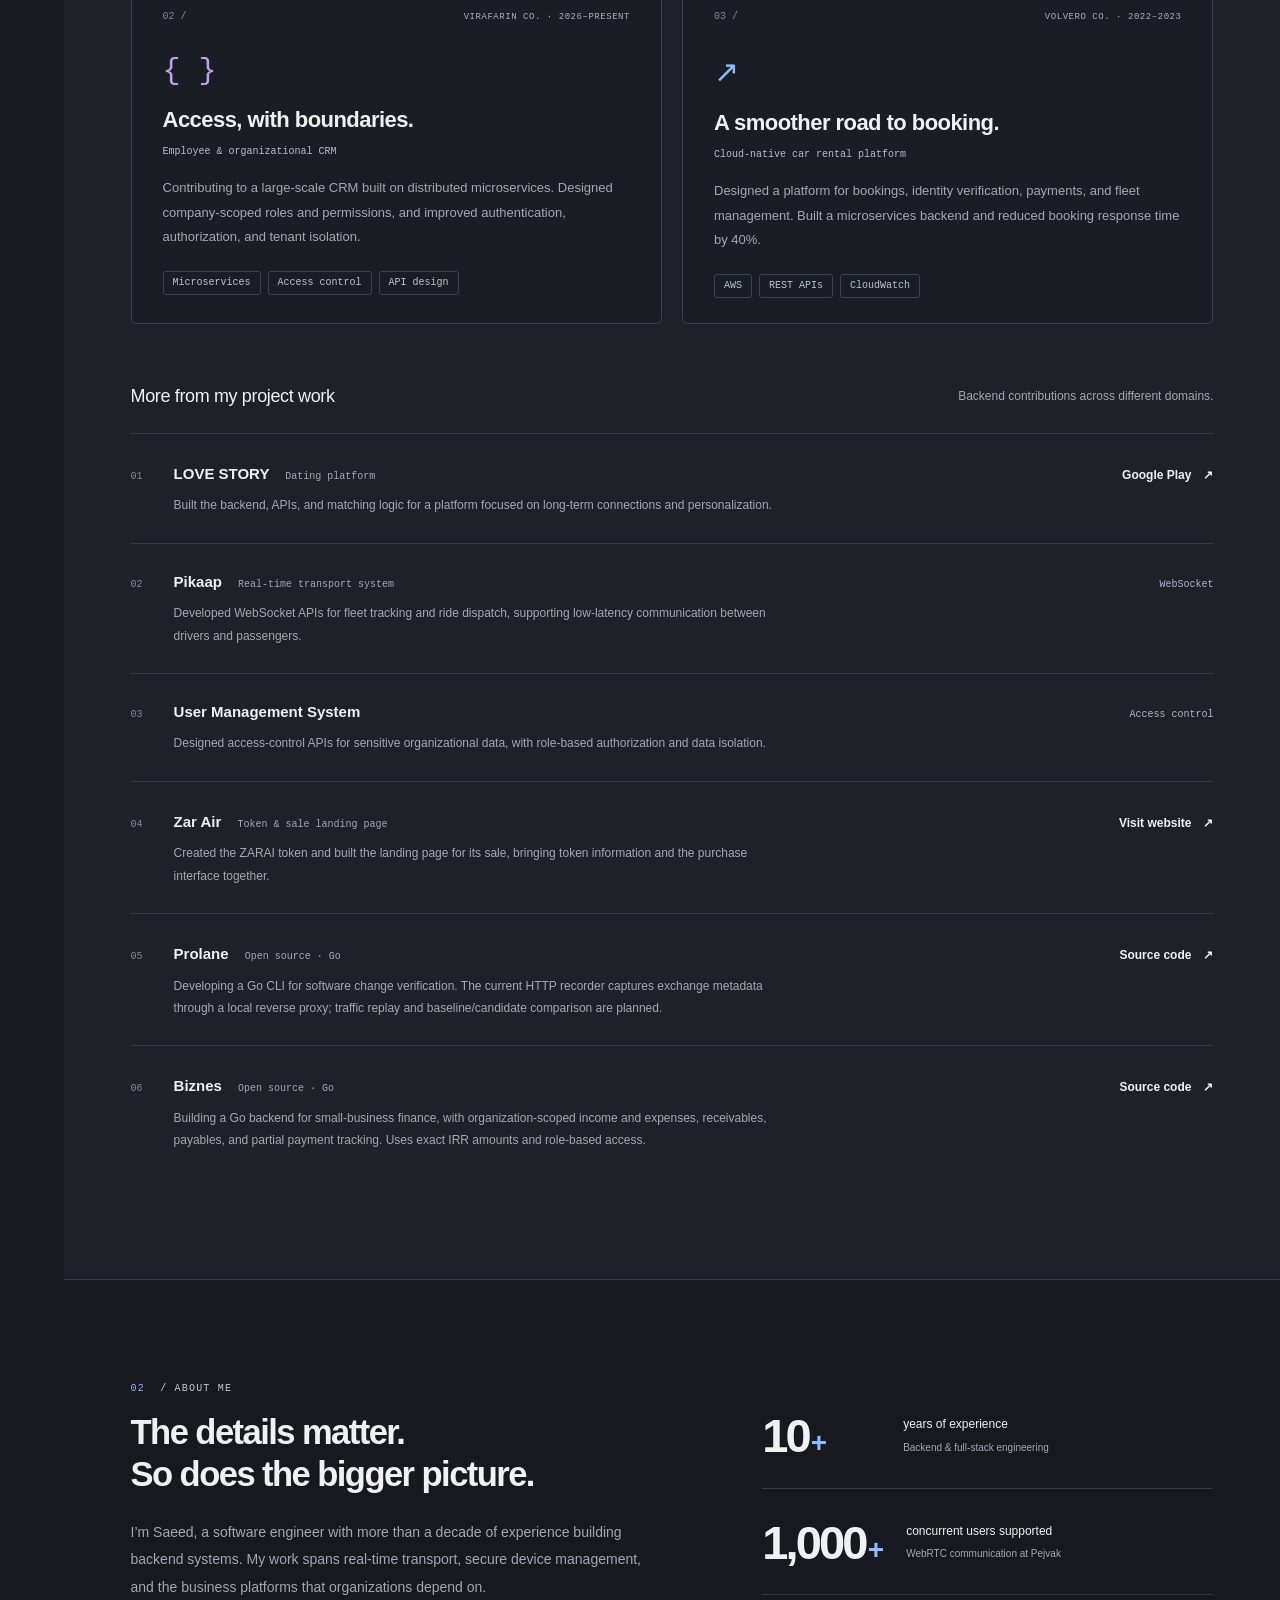
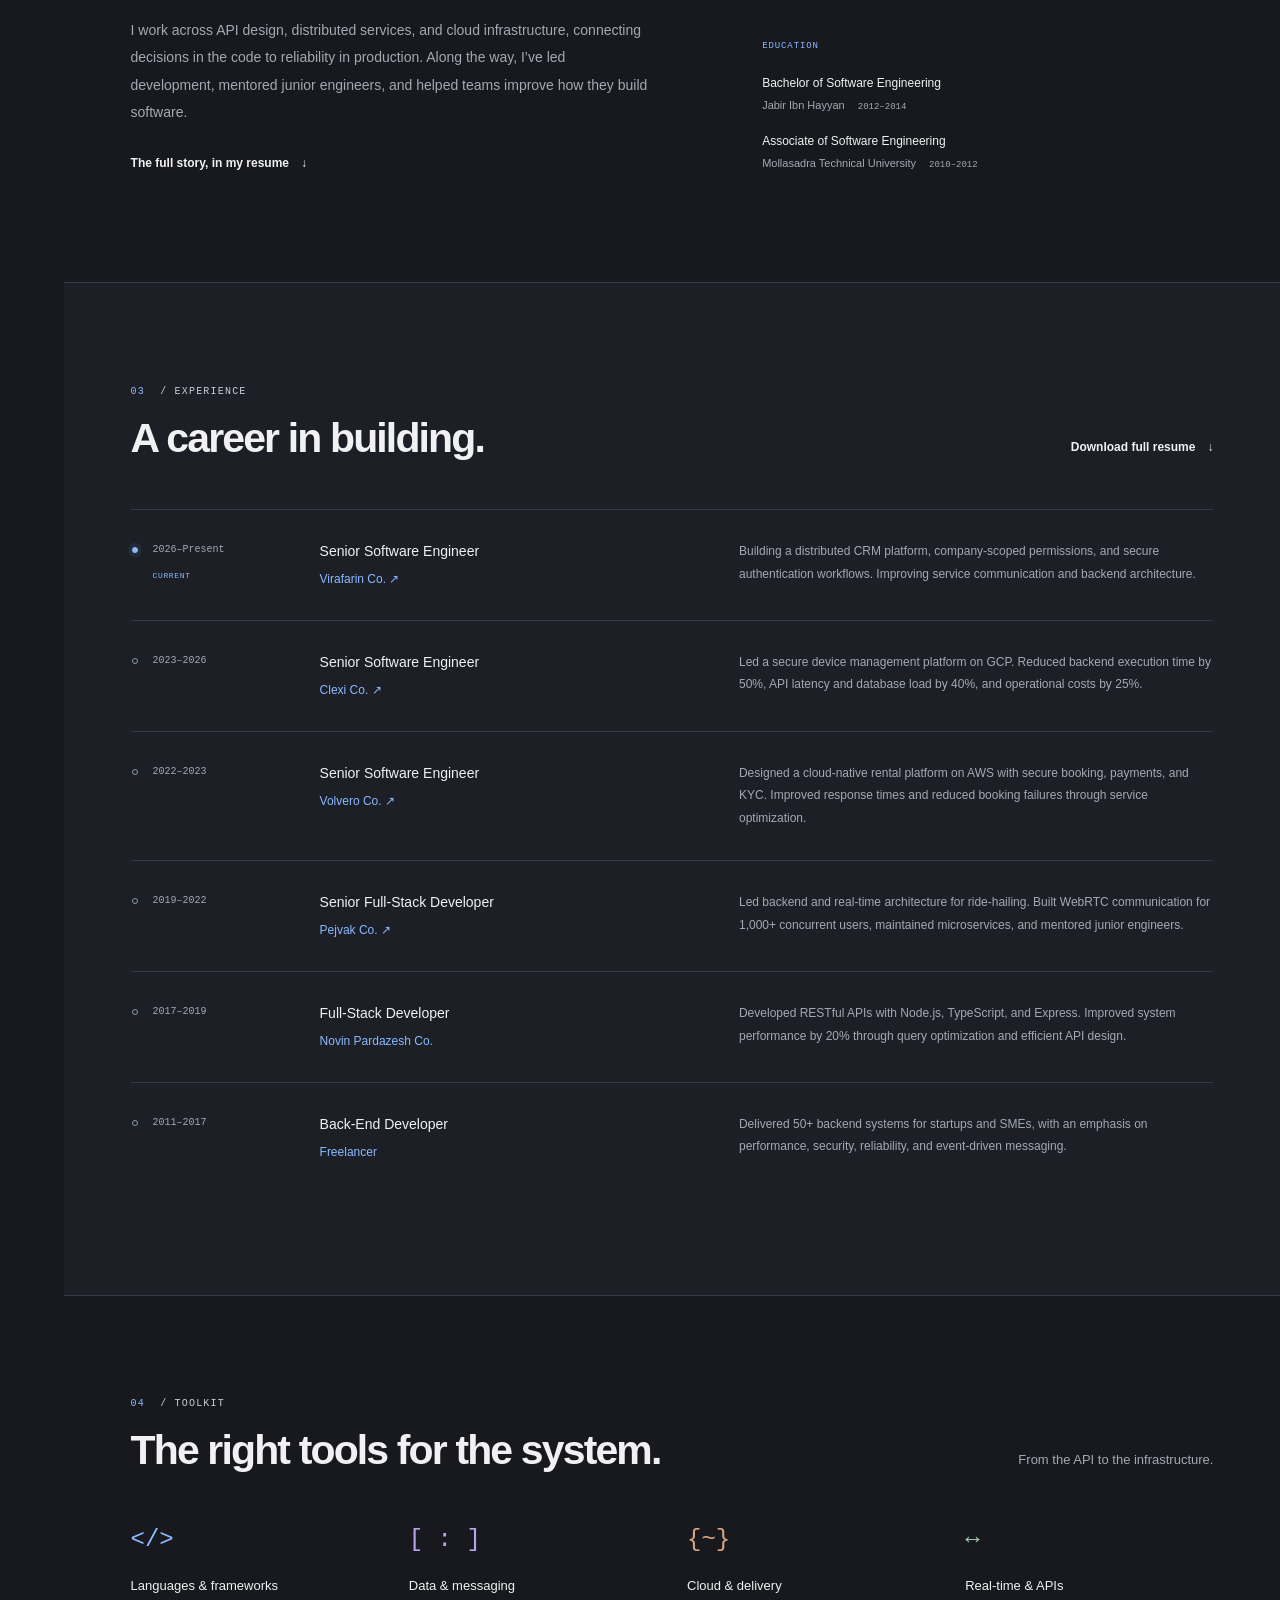
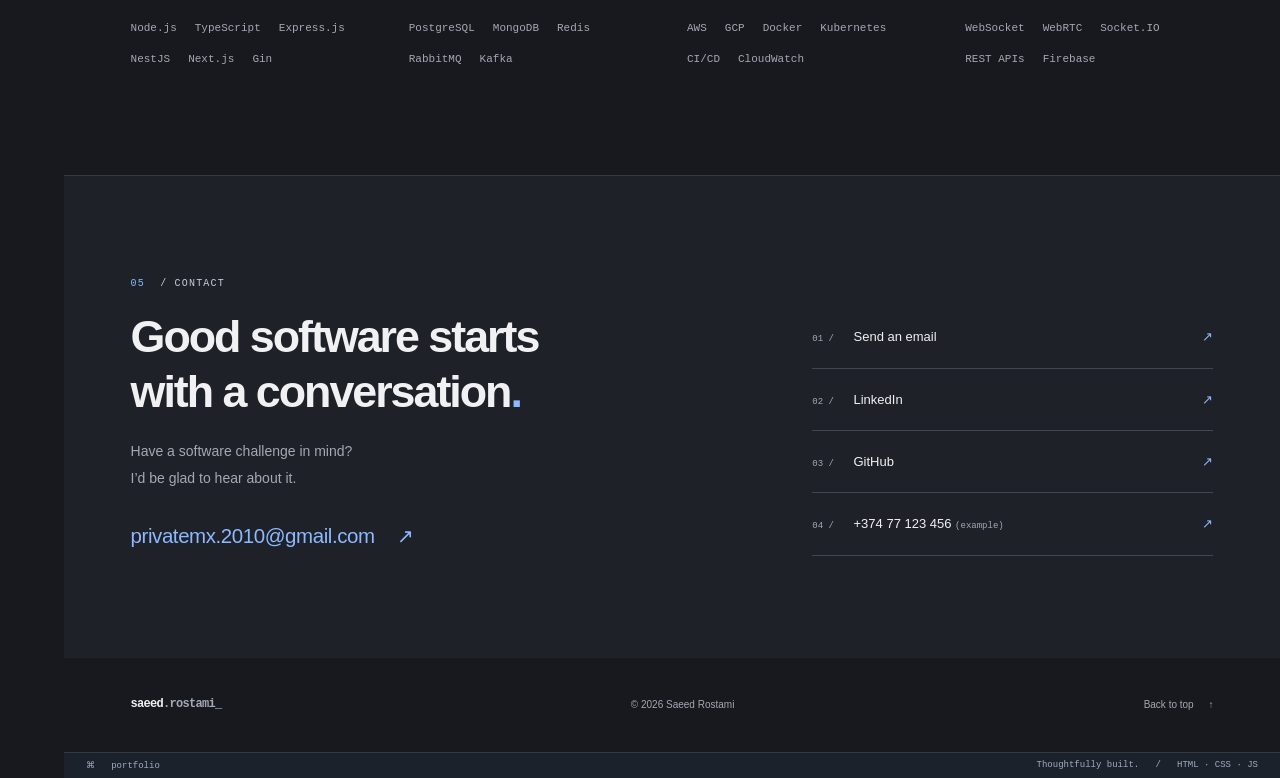
<file: contact.html>
<!doctype html>
<html lang="en">
<head>
  <meta charset="utf-8">
  <meta name="viewport" content="width=device-width, initial-scale=1">
  <meta name="robots" content="noindex">
  <meta http-equiv="refresh" content="0;url=index.html#contact">
  <meta name="theme-color" content="#17191e">
  <title>Saeed Rostami — Portfolio</title>
  <link rel="icon" href="assets/favicon.svg" type="image/svg+xml">
  <link rel="stylesheet" href="css/portfolio.css">
</head>
<body>
  <main class="section-inner section-block">
    <h1 style="font-size: 2rem">Saeed Rostami</h1>
    <p>This page has moved to my new portfolio.</p>
    <a class="text-link" href="index.html#contact">Continue to the contact section →</a>
  </main>
</body>
</html>
</file>
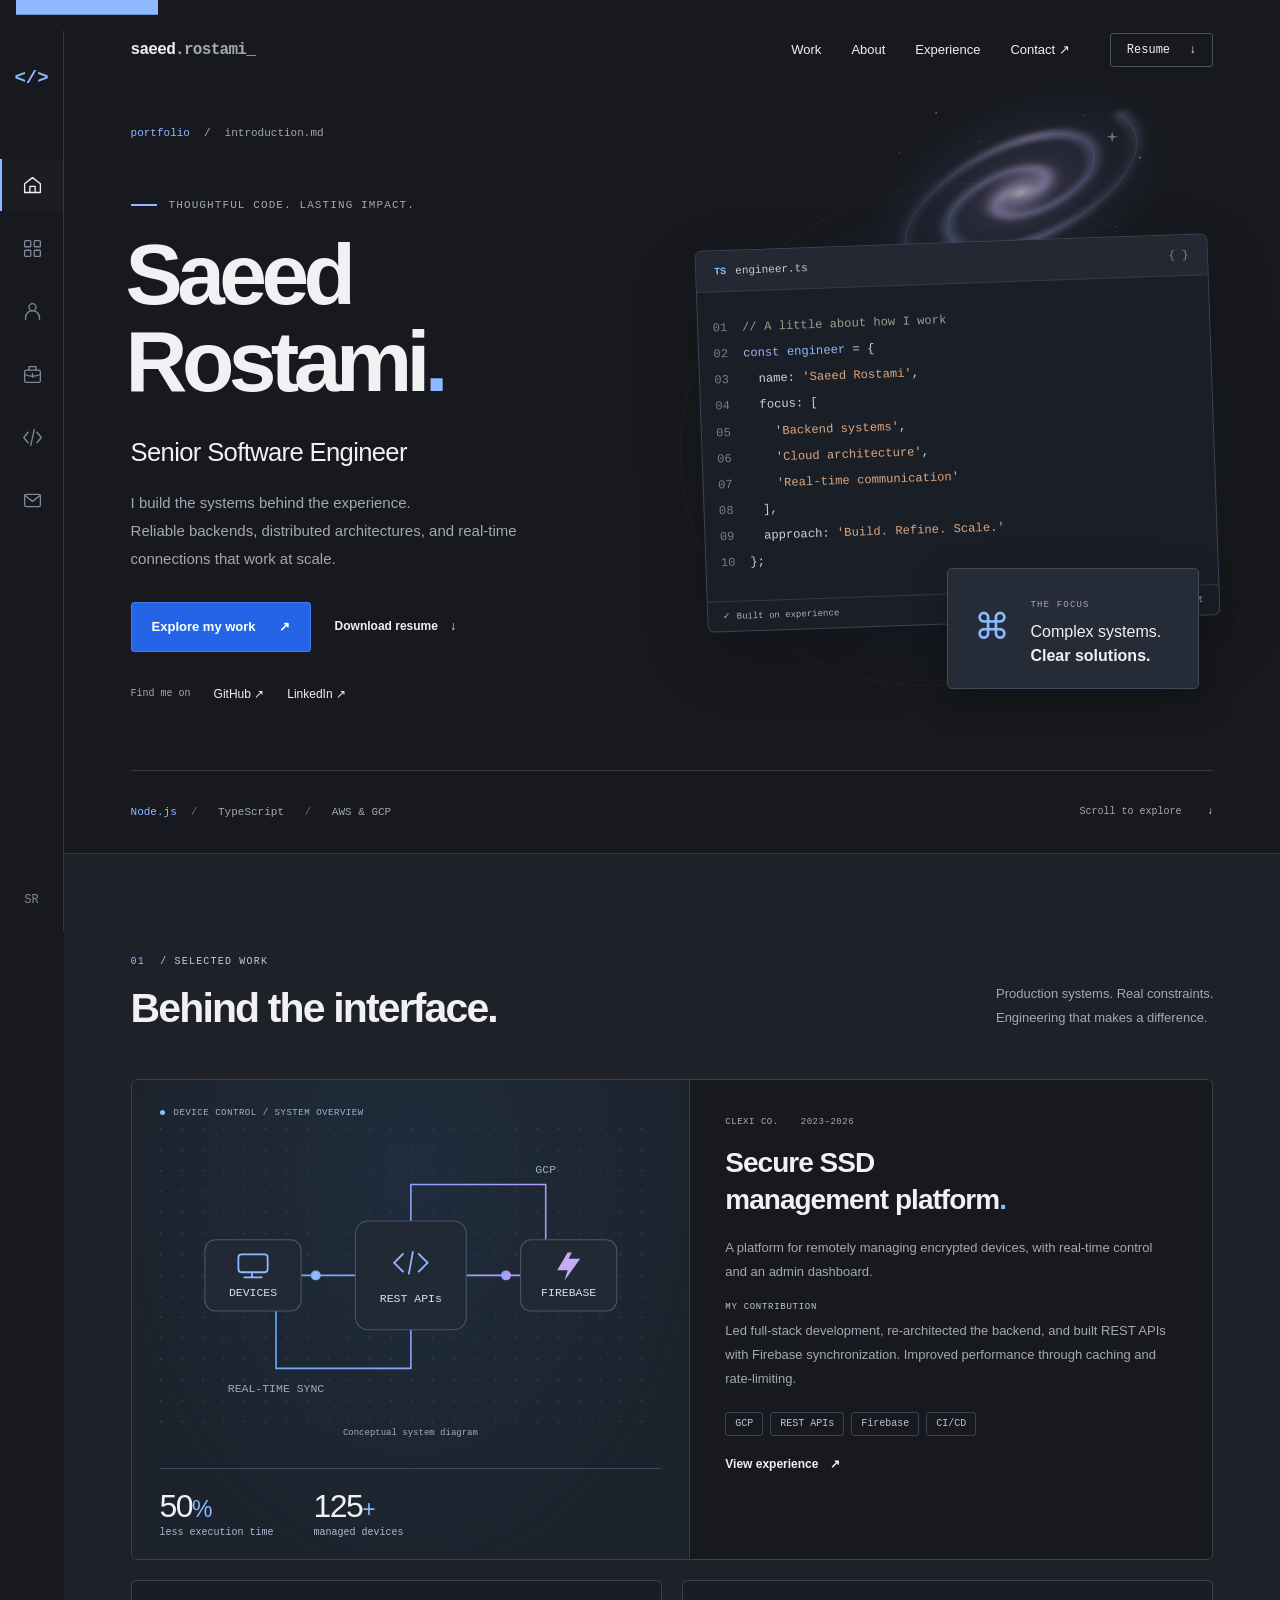
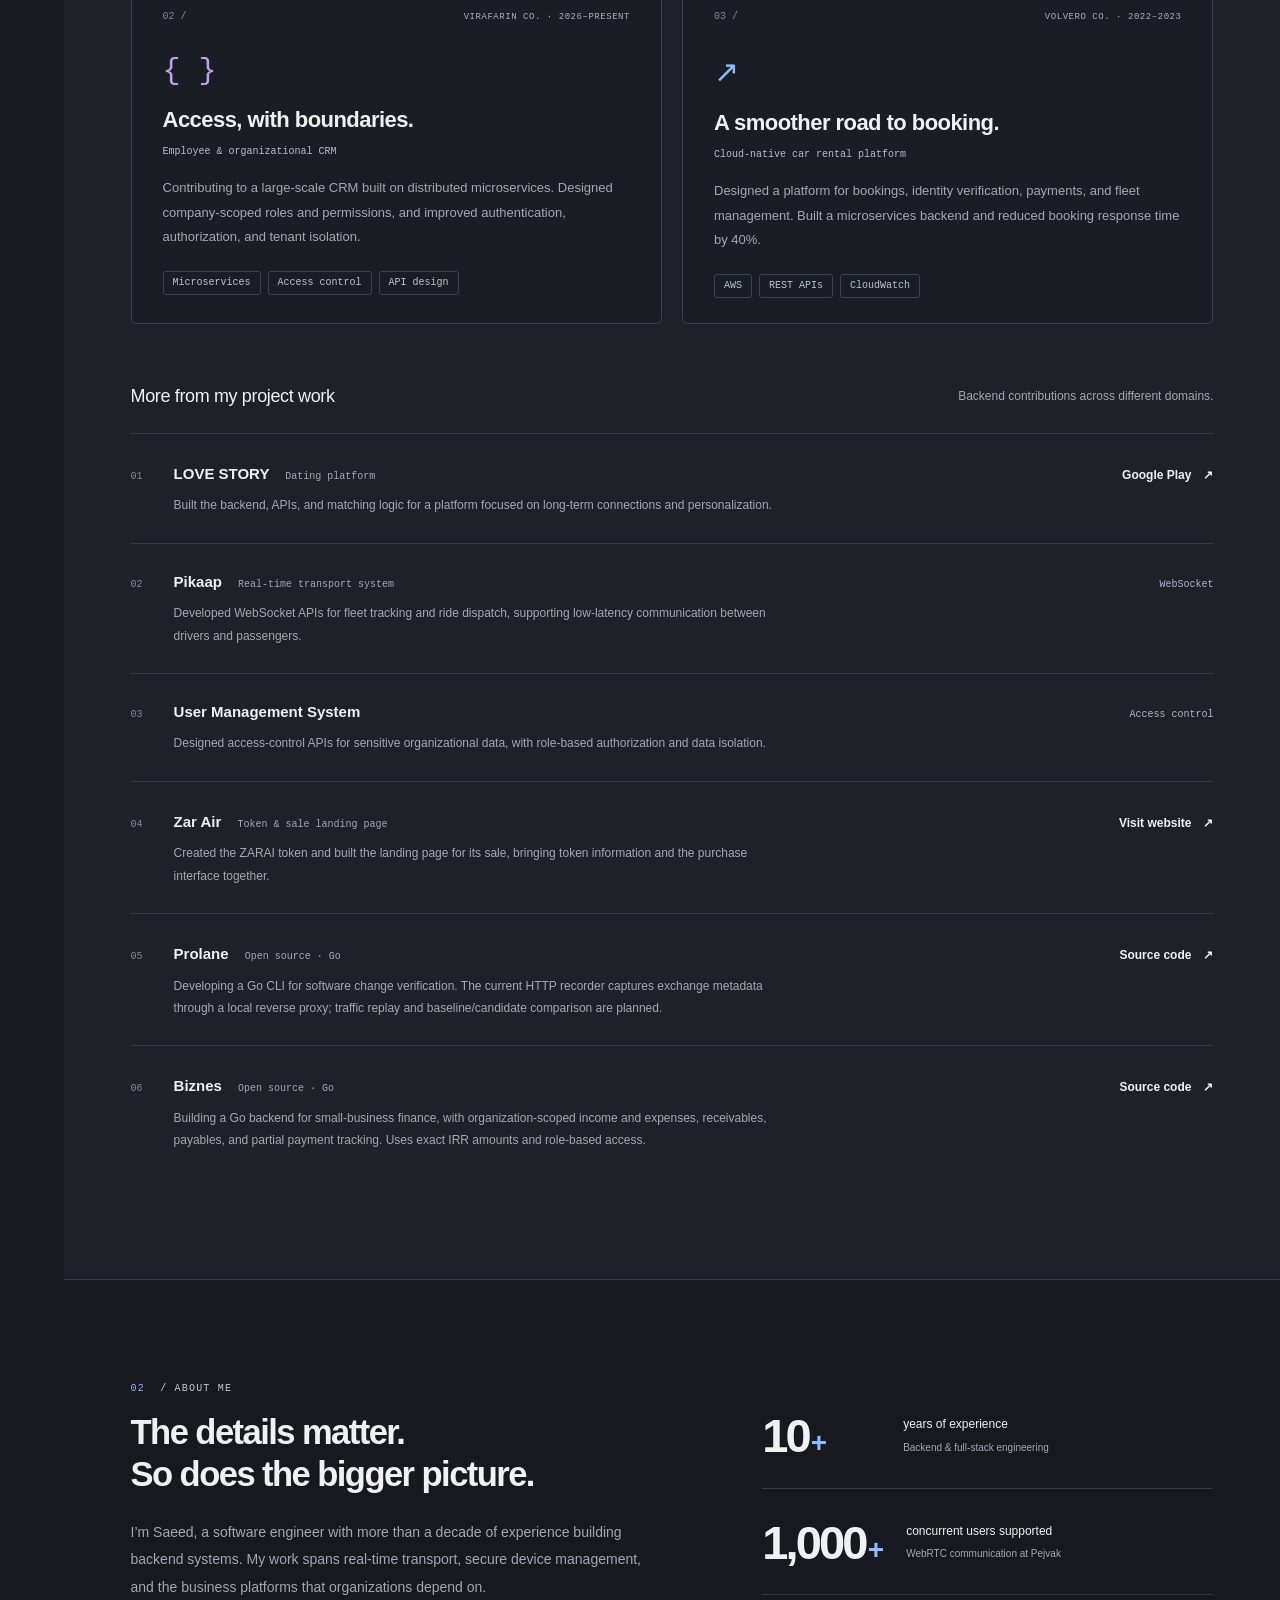
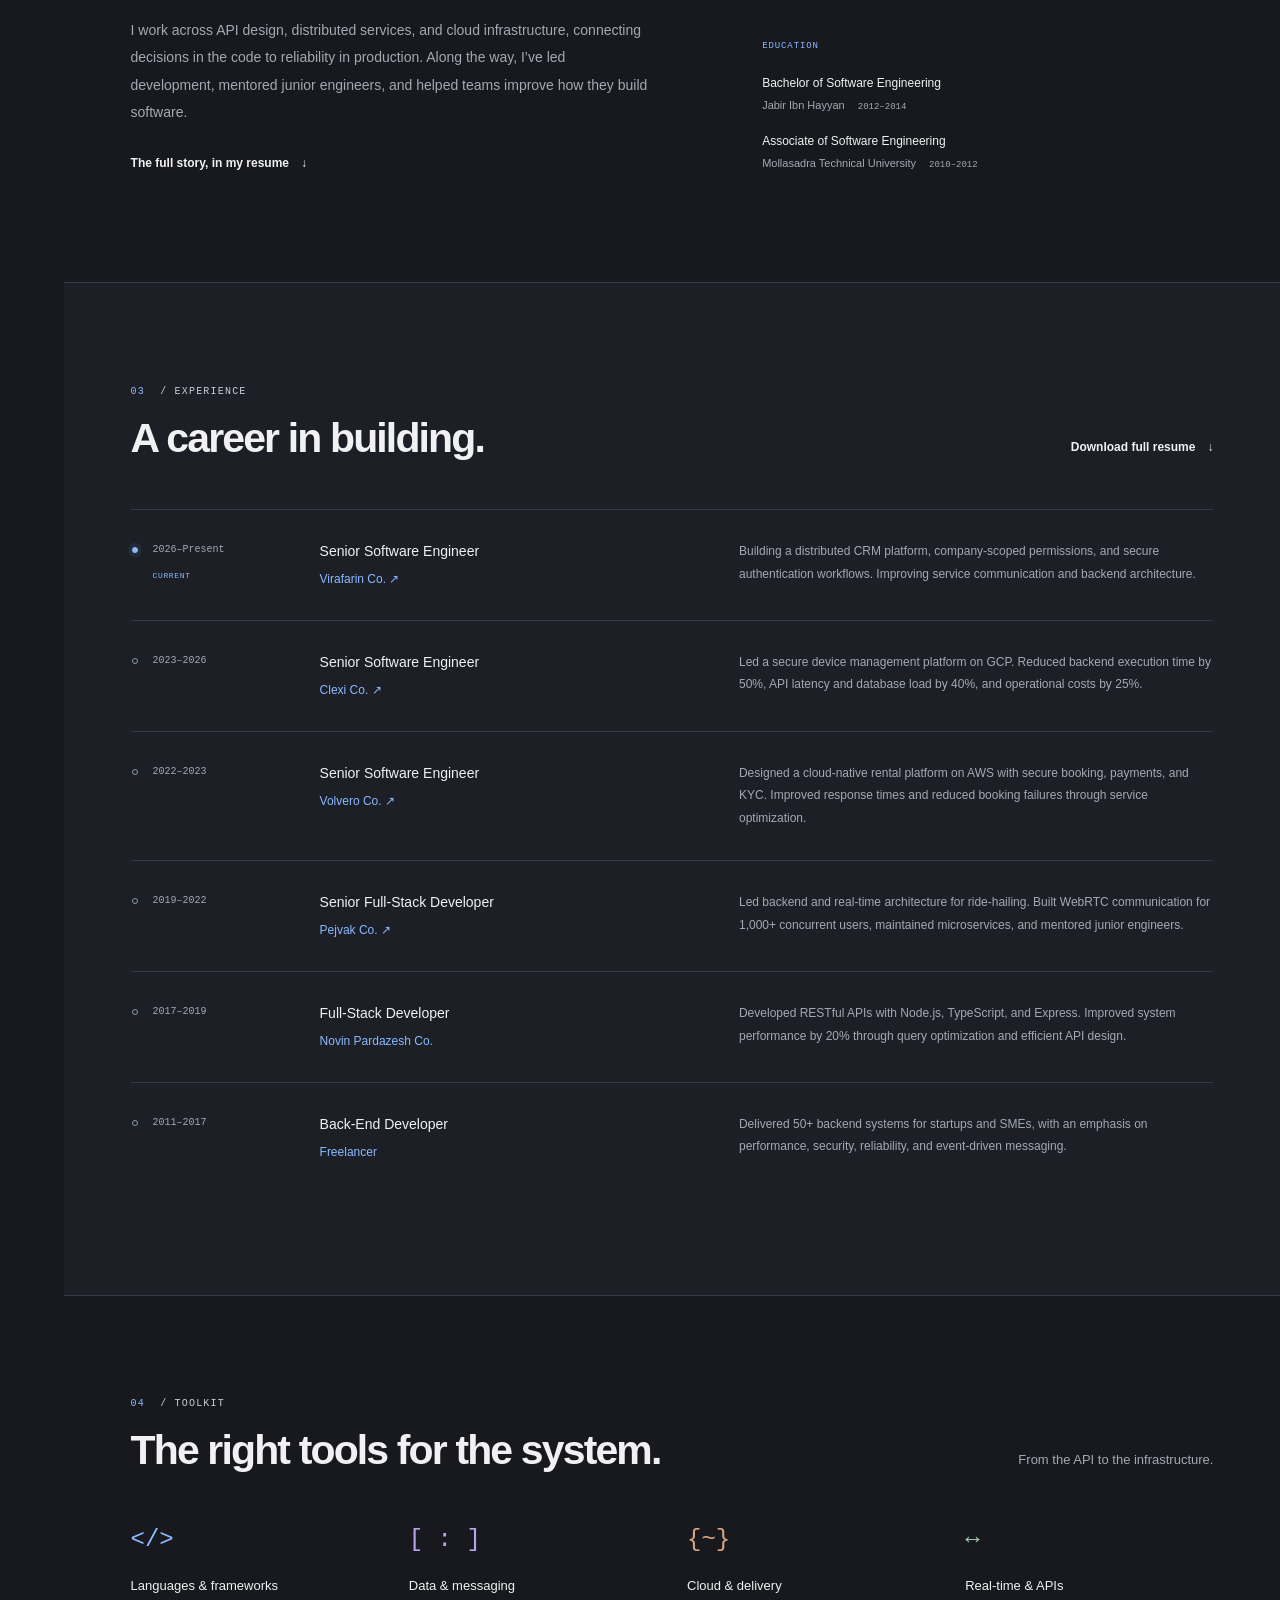
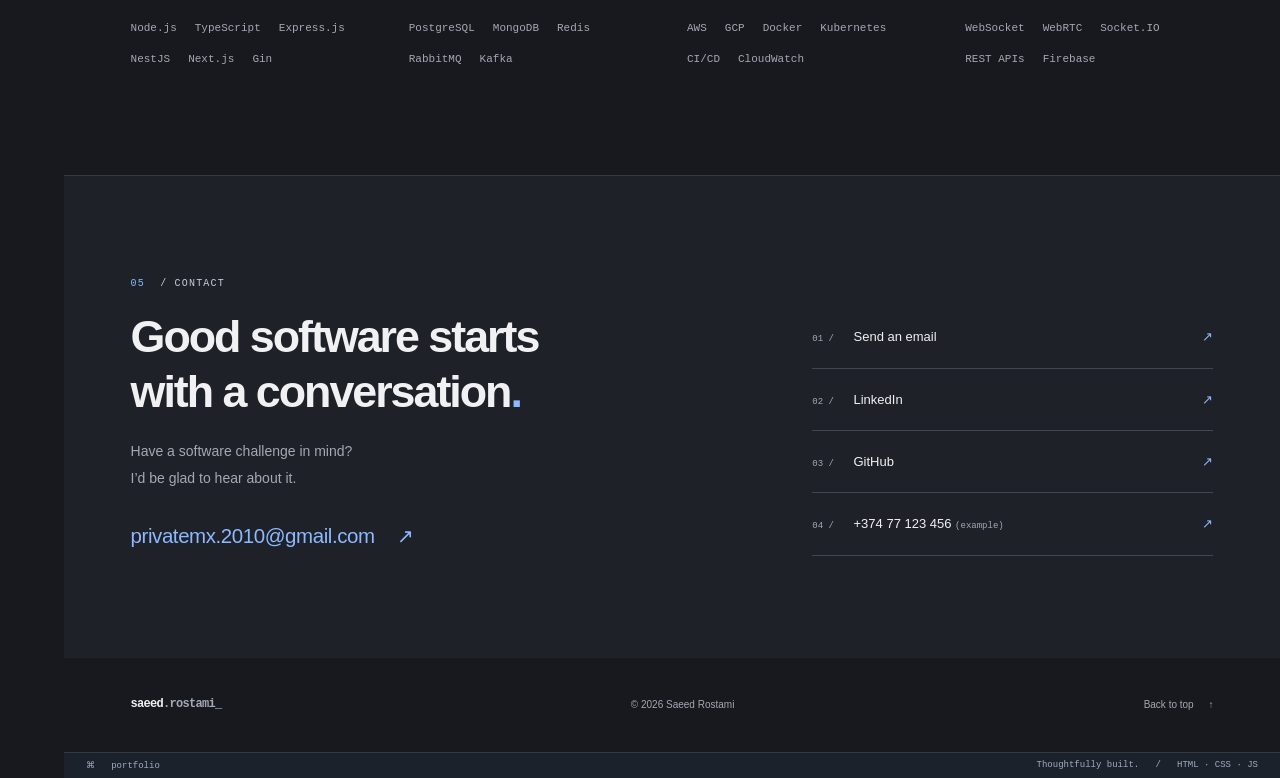
<file: portfolio-details.html>
<!doctype html>
<html lang="en">
<head>
  <meta charset="utf-8">
  <meta name="viewport" content="width=device-width, initial-scale=1">
  <meta name="robots" content="noindex">
  <meta http-equiv="refresh" content="0;url=index.html#work">
  <meta name="theme-color" content="#17191e">
  <title>Saeed Rostami — Portfolio</title>
  <link rel="icon" href="assets/favicon.svg" type="image/svg+xml">
  <link rel="stylesheet" href="css/portfolio.css">
</head>
<body>
  <main class="section-inner section-block">
    <h1 style="font-size: 2rem">Saeed Rostami</h1>
    <p>This page has moved to my new portfolio.</p>
    <a class="text-link" href="index.html#work">Continue to the work section →</a>
  </main>
</body>
</html>
</file>
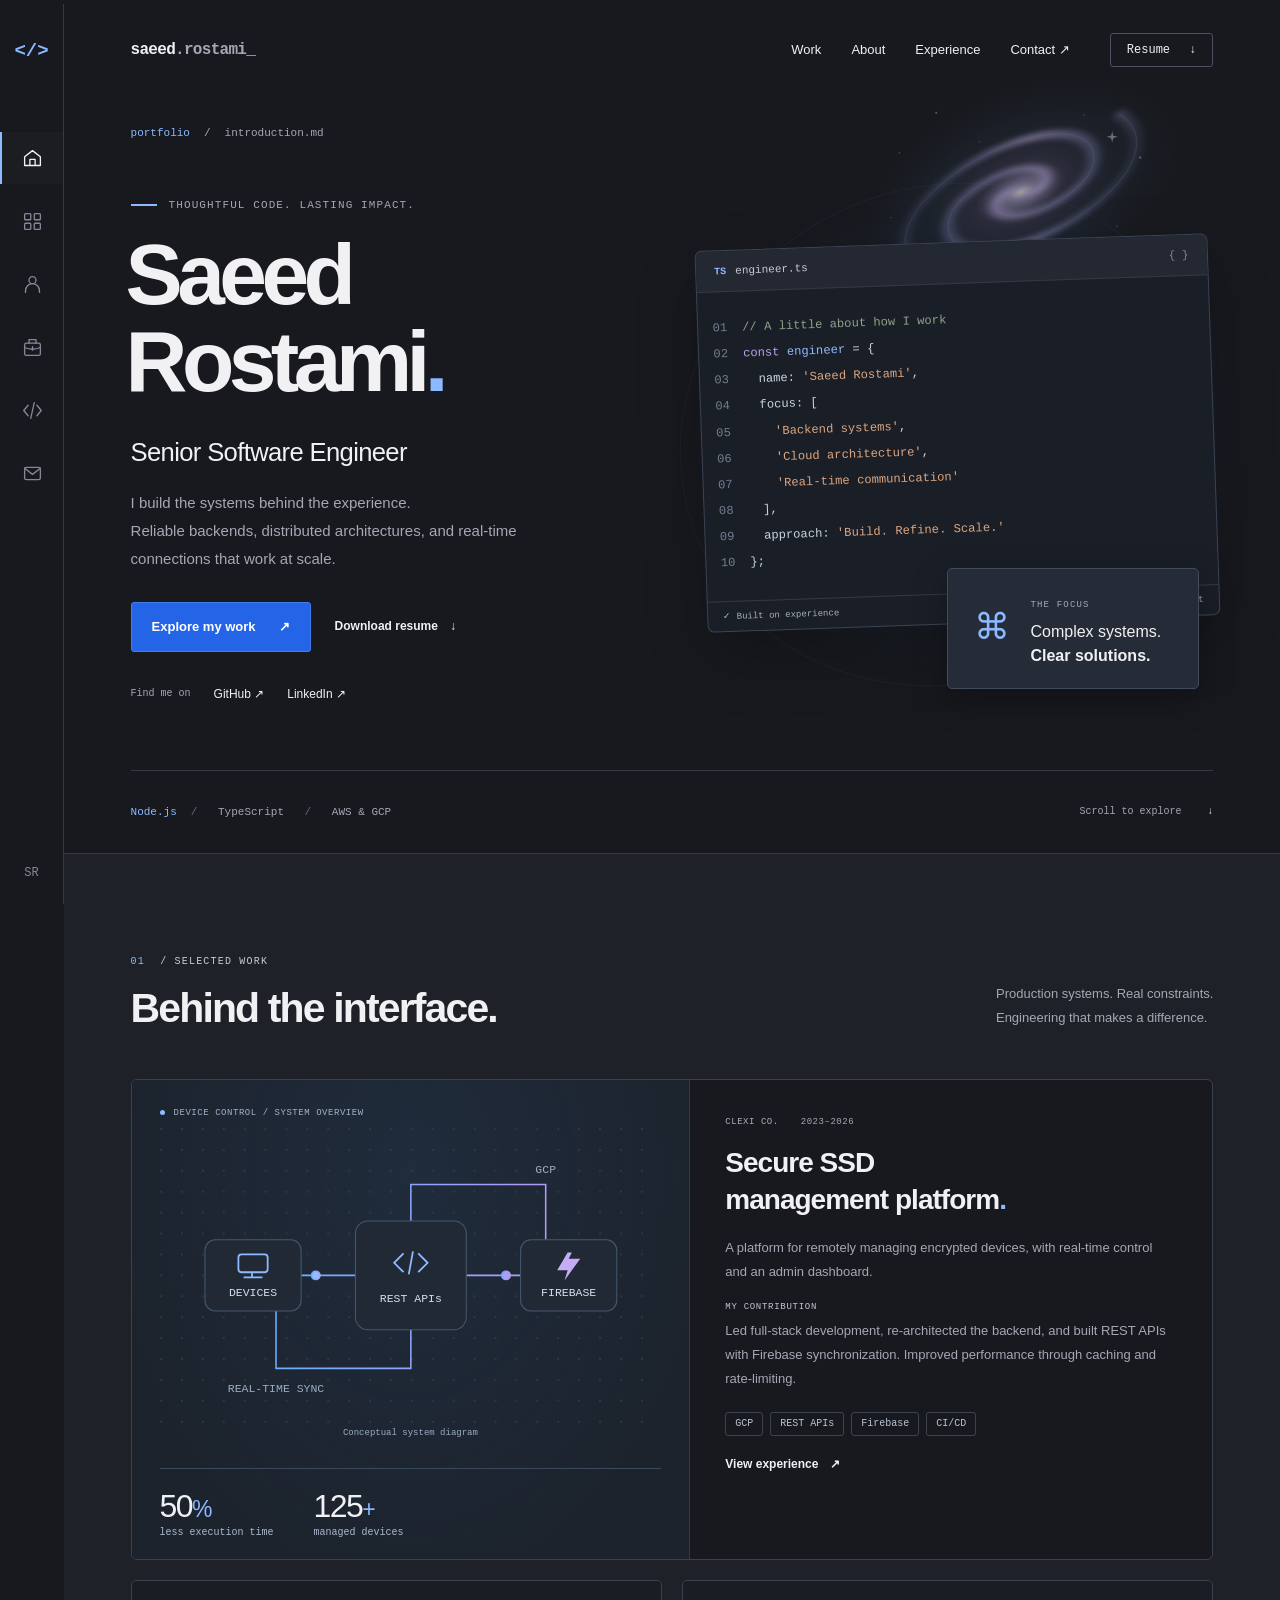
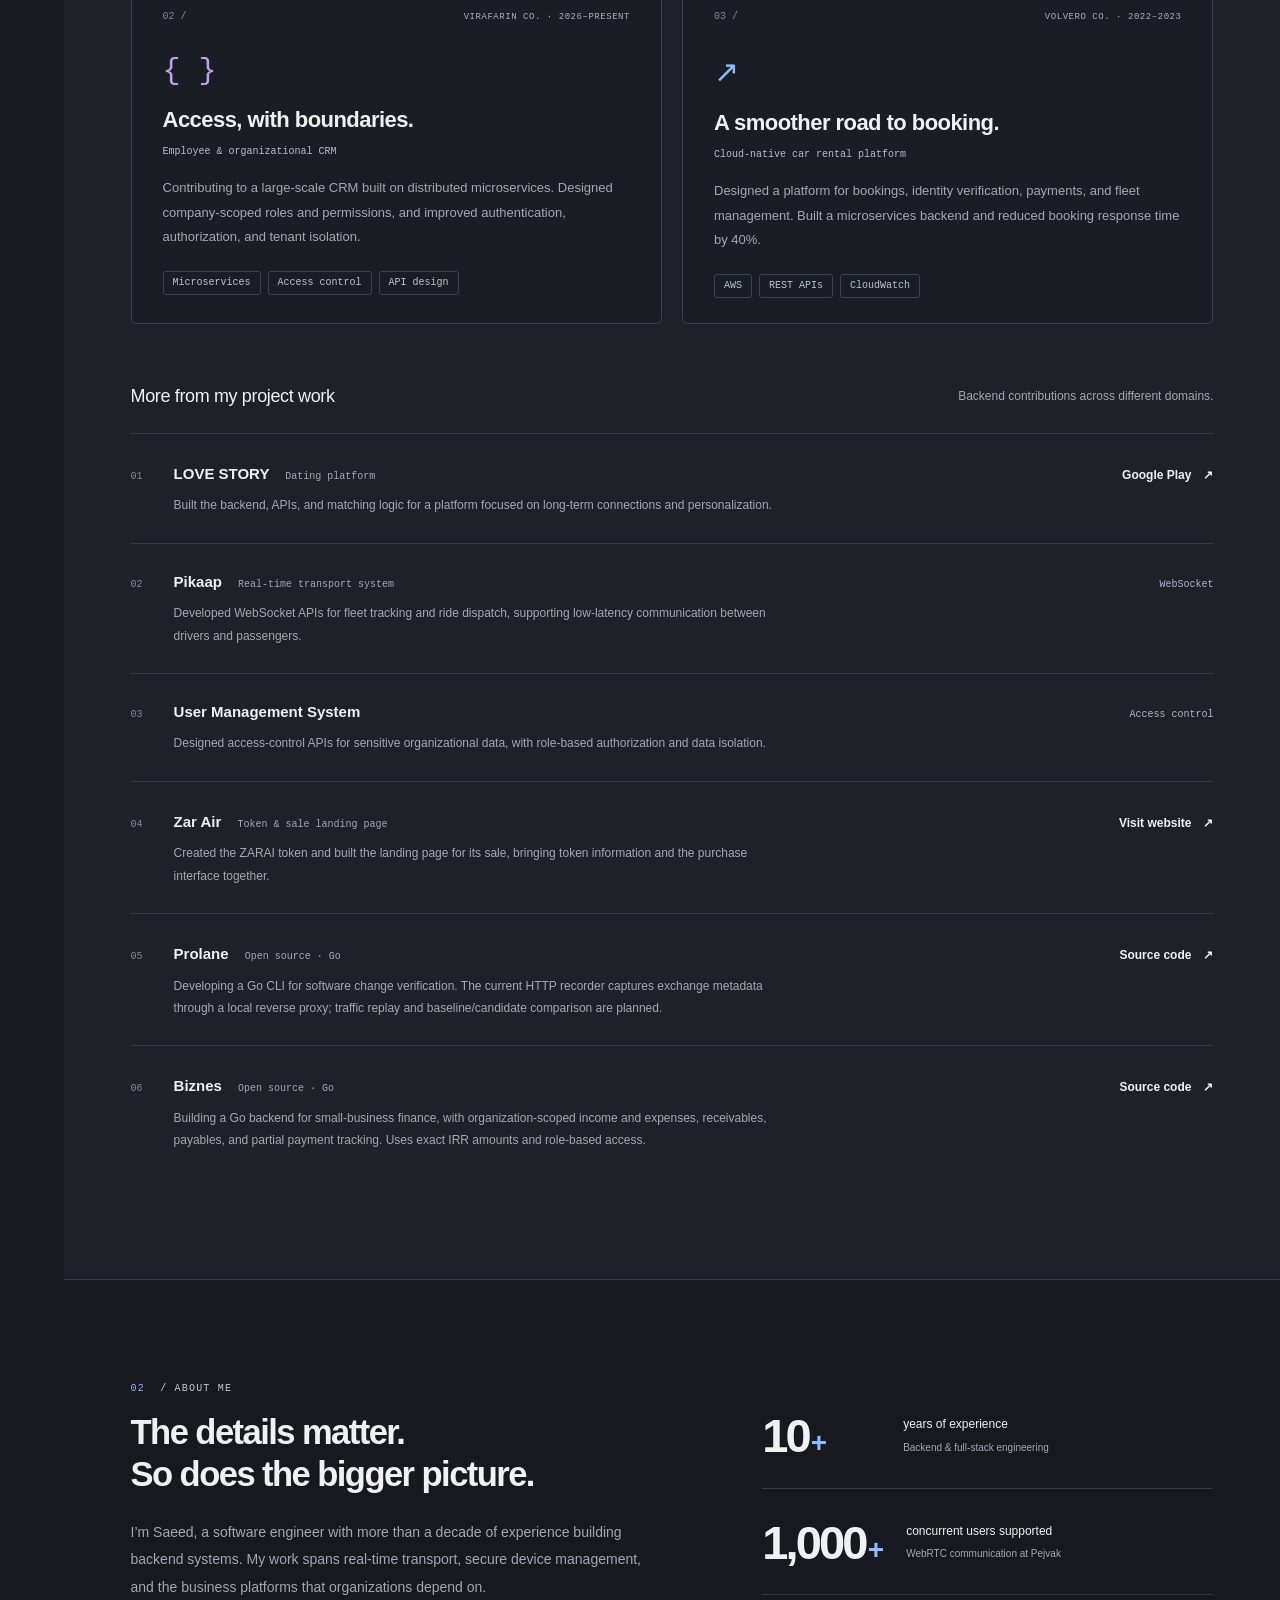
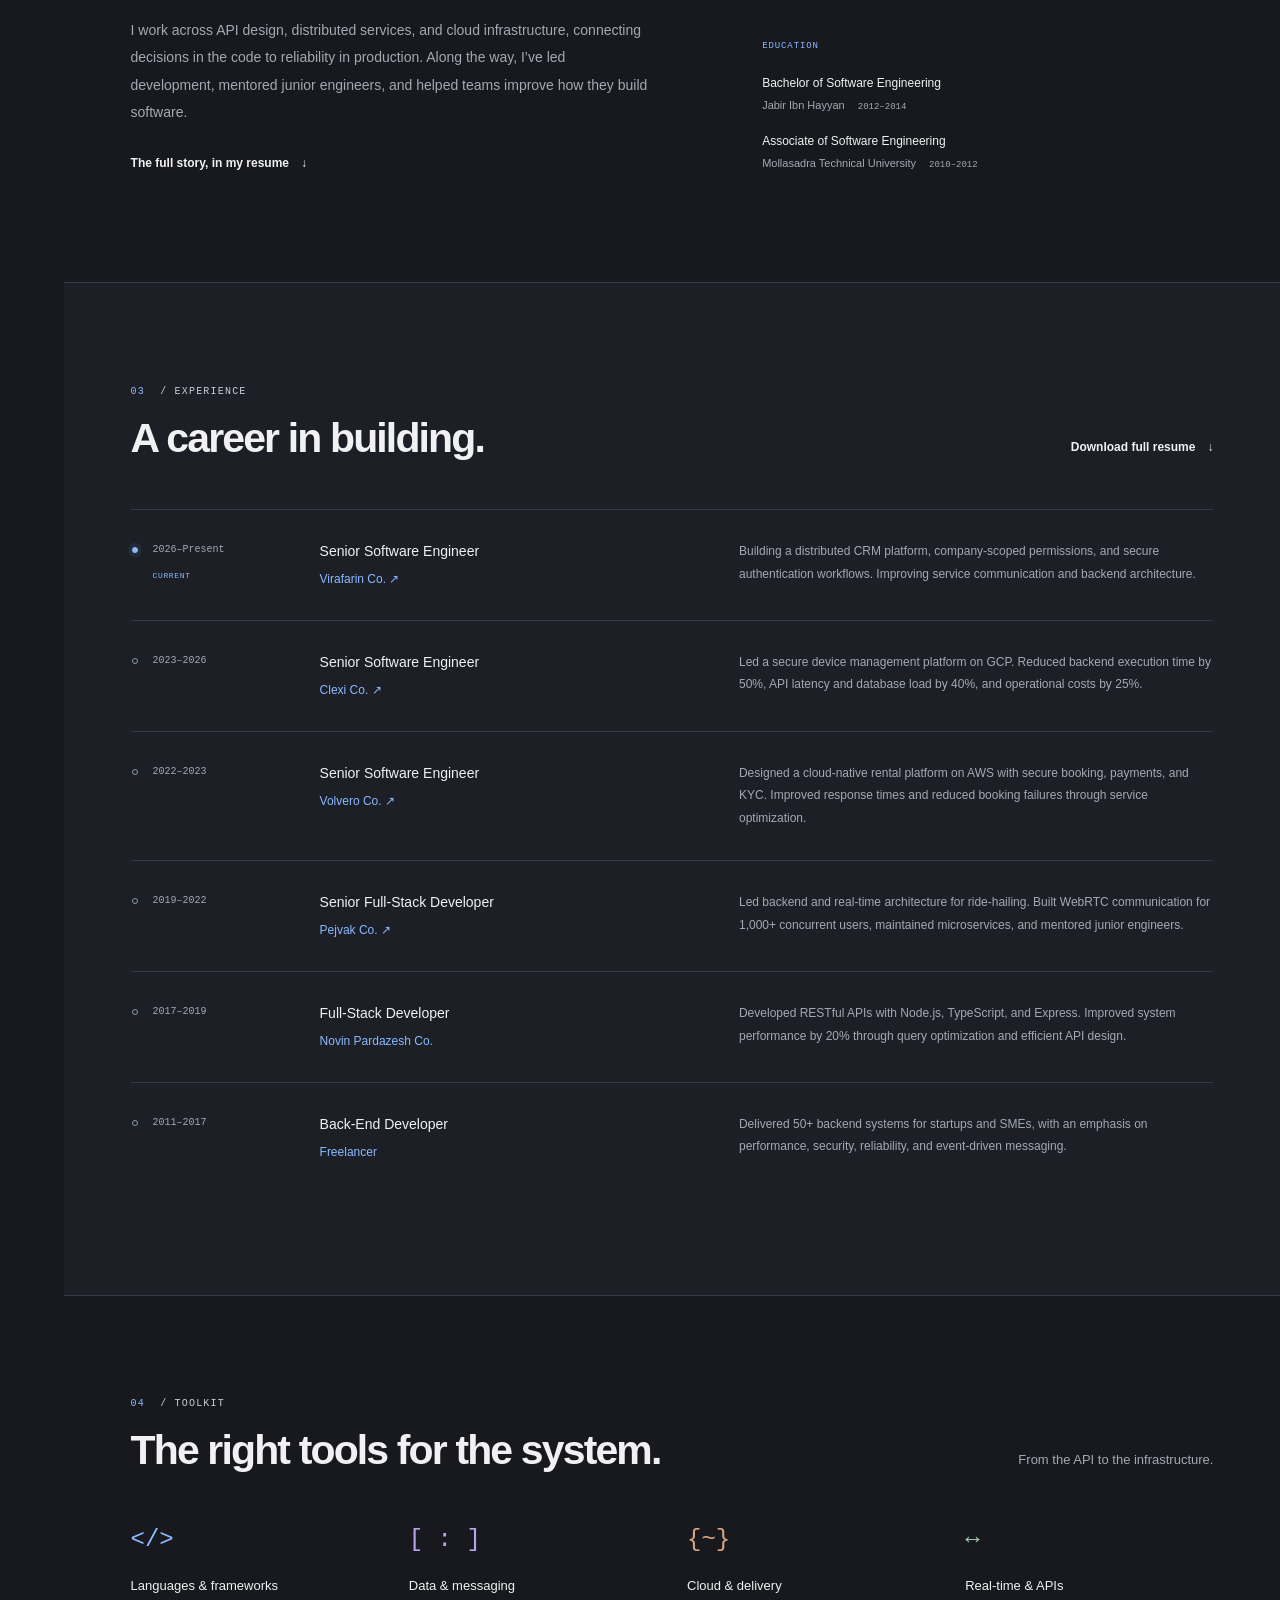
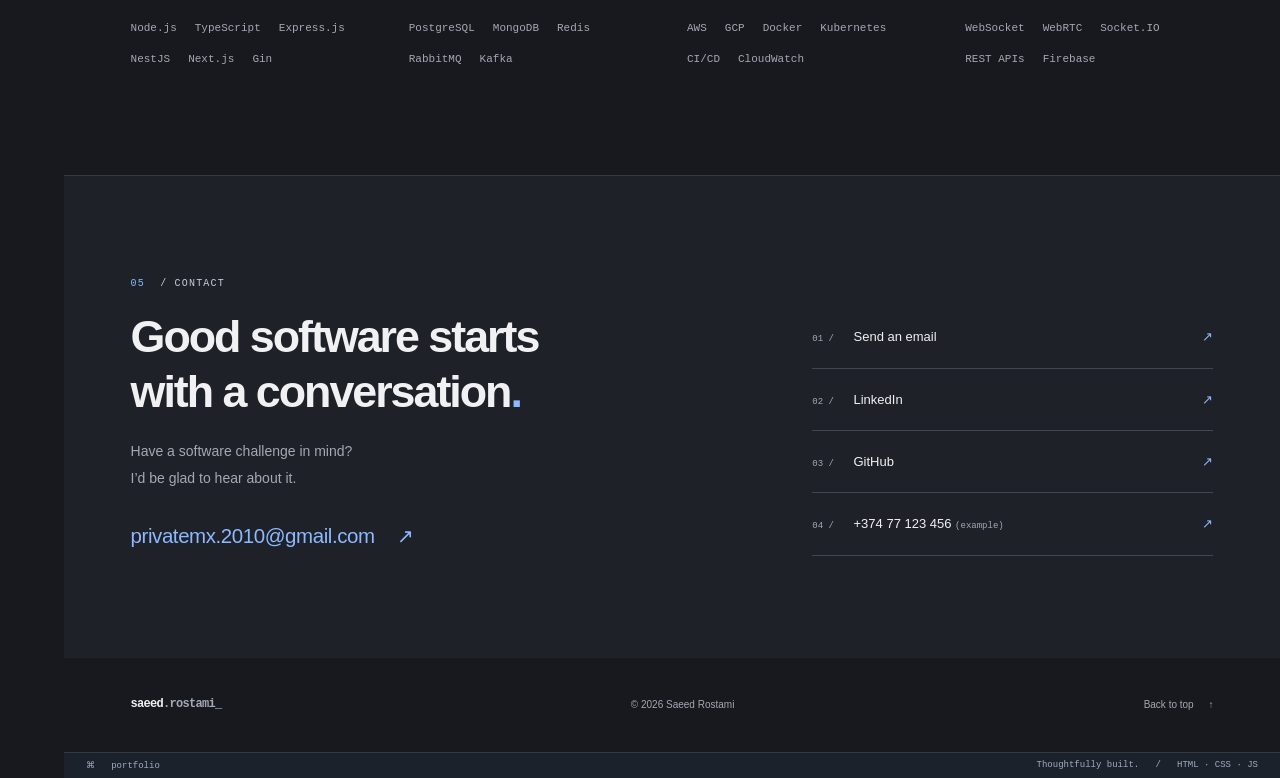
<file: services.html>
<!doctype html>
<html lang="en">
<head>
  <meta charset="utf-8">
  <meta name="viewport" content="width=device-width, initial-scale=1">
  <meta name="robots" content="noindex">
  <meta http-equiv="refresh" content="0;url=index.html#skills">
  <meta name="theme-color" content="#17191e">
  <title>Saeed Rostami — Portfolio</title>
  <link rel="icon" href="assets/favicon.svg" type="image/svg+xml">
  <link rel="stylesheet" href="css/portfolio.css">
</head>
<body>
  <main class="section-inner section-block">
    <h1 style="font-size: 2rem">Saeed Rostami</h1>
    <p>This page has moved to my new portfolio.</p>
    <a class="text-link" href="index.html#skills">Continue to the skills section →</a>
  </main>
</body>
</html>
</file>
<file: css/portfolio.css>
/* Theme tokens: keep content in index.html and presentation here. */
:root {
  color-scheme: dark;
  --bg: #17191e;
  --surface: #1e2128;
  --surface-raised: #242831;
  --text: #f1f1f3;
  --muted: #a4a8b4;
  --subtle: #828998;
  --border: #343943;
  --accent: #8cb9ff;
  --button: #2465e8;
  --purple: #bba2ed;
  --orange: #dca681;
  --green: #a3c7aa;
  --sans: "Segoe UI", Arial, sans-serif;
  --mono: Consolas, "Liberation Mono", monospace;
  --rail-width: 64px;
  --content-width: 1160px;
  --gutter: clamp(24px, 5.2vw, 88px);
  --section-space: clamp(76px, 8vw, 120px);
}
* { box-sizing: border-box; }
html { scroll-behavior: smooth; scroll-padding-top: 32px; }
body { margin: 0; background: var(--bg); color: var(--text); font-family: var(--sans); font-size: 16px; line-height: 1.65; -webkit-font-smoothing: antialiased; }
body, h1, h2, h3, h4, p { margin: 0; }
a { color: inherit; text-decoration: none; }
a, button { -webkit-tap-highlight-color: transparent; }
a:hover { color: var(--accent); }
a:focus-visible { outline: 2px solid var(--accent); outline-offset: 6px; border-radius: 2px; }
::selection { background: #325381; color: #fff; }
svg { display: block; }
.muted { color: var(--muted); }
.accent, .blue, .syntax-blue { color: var(--accent); }
.purple, .syntax-purple { color: var(--purple); }
.orange, .syntax-orange { color: var(--orange); }
.green, .syntax-green { color: var(--green); }
.mono { font-family: var(--mono); font-size: 12px; }
.skip-link { position: fixed; z-index: 20; left: 16px; top: 12px; padding: 10px 18px; background: var(--accent); color: var(--bg); transform: translateY(-160%); }
.skip-link:focus { transform: translateY(0); }
.activity-rail { position: fixed; inset: 0 auto 0 0; z-index: 10; width: var(--rail-width); border-right: 1px solid var(--border); background: var(--bg); display: flex; flex-direction: column; align-items: center; }
.rail-brand { height: 94px; display: grid; place-items: center; font: 700 19px var(--mono); color: var(--accent); }
.activity-rail nav { width: 100%; display: grid; gap: 11px; margin-top: 34px; }
.activity-rail nav a { position: relative; display: grid; place-items: center; height: 52px; color: var(--subtle); border-left: 2px solid transparent; }
.activity-rail nav a:hover, .activity-rail nav a[aria-current] { border-left-color: var(--accent); color: var(--text); background: #ffffff04; }
.activity-rail svg { width: 21px; height: 21px; stroke: currentColor; fill: none; stroke-width: 1.5; stroke-linecap: round; stroke-linejoin: round; }
.rail-tooltip { pointer-events: none; position: absolute; left: 72px; top: 10px; padding: 5px 10px; white-space: nowrap; background: var(--surface-raised); border: 1px solid var(--border); font: 12px/1.8 var(--mono); opacity: 0; }
.activity-rail nav a:hover .rail-tooltip, .activity-rail nav a:focus-visible .rail-tooltip { opacity: 1; }
.rail-bottom { margin-top: auto; margin-bottom: 24px; color: var(--subtle); font: 12px var(--mono); }
.site-shell { margin-left: var(--rail-width); }
.site-header { max-width: calc(var(--content-width) + var(--gutter) * 2); min-height: 100px; margin: auto; padding: 20px var(--gutter); display: flex; align-items: center; gap: 40px; }
.wordmark { font-family: var(--mono); font-size: 16px; font-weight: 700; letter-spacing: -.7px; white-space: nowrap; }
.main-nav { margin-left: auto; display: flex; gap: 30px; font-size: 13px; }
.header-resume { font: 12px var(--mono); border: 1px solid #4b525f; padding: 9px 16px; border-radius: 3px; }
.header-resume span { margin-left: 12px; }
.section-inner { width: 100%; max-width: calc(var(--content-width) + var(--gutter) * 2); padding-inline: var(--gutter); margin-inline: auto; }
.section-block { padding-block: var(--section-space); border-top: 1px solid var(--border); }
.hero { position: relative; isolation: isolate; padding-top: 27px; }
.hero::before {
  content: "";
  position: absolute;
  z-index: -1;
  top: -36px;
  right: var(--gutter);
  width: clamp(180px, 30vw, 420px);
  aspect-ratio: 1.5;
  background: url("../assets/galaxy.svg") center / contain no-repeat;
  opacity: .65;
  pointer-events: none;
}
.file-path { display: flex; gap: 14px; color: var(--muted); font: 11px var(--mono); }
.file-path .muted { margin-left: -14px; }
.hero-grid { display: grid; grid-template-columns: 1.05fr 1fr; align-items: center; gap: 32px; padding-top: 60px; padding-bottom: 65px; }
.eyebrow { display: flex; align-items: center; gap: 12px; margin-bottom: 20px; color: var(--muted); font: 11px var(--mono); letter-spacing: .1em; text-transform: uppercase; }
.small-line { width: 26px; height: 2px; background: var(--accent); }
h1 { font-size: clamp(64px, 6.7vw, 96px); font-weight: 650; line-height: 1.02; letter-spacing: -.065em; margin-left: -5px; }
.hero-role { margin-top: 25px; font-size: clamp(20px, 2vw, 27px); font-weight: 500; letter-spacing: -.025em; }
.hero-description { max-width: 460px; margin-top: 16px; color: var(--muted); font-size: 15px; line-height: 1.85; }
.hero-actions { display: flex; align-items: center; flex-wrap: wrap; gap: 24px; margin-top: 30px; }
.button { display: inline-flex; align-items: center; justify-content: center; gap: 23px; padding: 13px 20px; border-radius: 3px; font-size: 13px; font-weight: 600; }
.button-primary { color: #fff; background: var(--button); border: 1px solid #417ded; transition: background .2s, transform .2s; }
.button-primary:hover { background: #3376f4; color: #fff; transform: translateY(-2px); }
.text-link { display: inline-flex; align-items: center; gap: 12px; font-size: 12px; font-weight: 600; padding-block: 6px; }
.hero-socials { margin-top: 33px; display: flex; align-items: center; gap: 23px; font-size: 12px; }
.hero-socials .mono { font-size: 10px; }
.hero-visual { position: relative; padding: 32px 0 70px; min-width: 0; }
.visual-orbit { position: absolute; inset: -55px -12px -20px -35px; overflow: clip; background: radial-gradient(ellipse at 55% 50%, #2b467747, transparent 64%); pointer-events: none; }
.visual-orbit::after { content: ""; position: absolute; inset: 32px 10px; border: 1px solid #58709b17; border-radius: 50%; transform: rotate(-25deg); }
.code-panel { position: relative; z-index: 1; background: #1a1e26; border: 1px solid #3b4454; border-radius: 7px; box-shadow: 0 24px 65px #0003; overflow: hidden; transform: rotate(-2deg); }
.code-tab { display: flex; align-items: center; gap: 9px; padding: 14px 18px; border-bottom: 1px solid var(--border); background: #232832; color: #c6cbd5; font: 11px var(--mono); }
.ts-icon { font-size: 10px; color: var(--accent); font-weight: 700; }
.code-tab-mark { margin-left: auto; color: var(--subtle); }
.code-body { padding: 23px 15px 25px 0; font: clamp(10px, .95vw, 13px)/2.15 var(--mono); white-space: nowrap; color: #cbd3e3; }
.line-number { display: inline-block; width: 44px; padding-right: 15px; text-align: right; color: #737e91; user-select: none; }
.syntax-comment { color: #91a18c; }
.code-footer { display: flex; justify-content: space-between; gap: 10px; padding: 9px 15px; border-top: 1px solid var(--border); color: #a9b1bf; font: 9px var(--mono); }
.focus-note { position: absolute; right: 14px; bottom: 5px; z-index: 2; display: flex; align-items: center; gap: 20px; min-width: 252px; padding: 20px 26px; background: #262c37; border: 1px solid #424b5b; border-radius: 5px; box-shadow: 0 10px 35px #0004; }
.focus-symbol { color: var(--accent); font: 36px var(--mono); }
.focus-note .mono { font-size: 9px; letter-spacing: .13em; }
.focus-note p { margin-top: 5px; font-size: 16px; line-height: 1.5; }
.focus-note strong { font-weight: 600; }
.hero-bottom { display: flex; align-items: center; justify-content: space-between; border-top: 1px solid var(--border); min-height: 83px; gap: 16px; }
.hero-bottom .mono { color: var(--muted); font-size: 11px; }
.hero-bottom .mono span:not(.accent) { padding-inline: 14px; color: #626a79; }
.scroll-link { font: 10px var(--mono); color: var(--muted); }
.scroll-link span { padding-left: 20px; color: var(--text); }
.work-section { background: var(--surface); }
.section-heading { display: flex; justify-content: space-between; align-items: flex-end; gap: 35px; margin-bottom: 45px; }
.section-label { font: 10px var(--mono); letter-spacing: .12em; color: #c6cbd5; margin-bottom: 17px; }
.section-label > span { color: var(--accent); margin-right: 8px; }
h2 { font-size: clamp(29px, 3.2vw, 43px); font-weight: 600; line-height: 1.22; letter-spacing: -.045em; }
.section-heading > p { color: var(--muted); font-size: 13px; line-height: 1.85; padding-bottom: 4px; }
.featured-work { display: grid; grid-template-columns: 1.07fr 1fr; background: var(--bg); border: 1px solid #3a404d; border-radius: 6px; overflow: hidden; }
.system-visual { display: flex; flex-direction: column; justify-content: center; background: radial-gradient(ellipse at 50% 20%, #263c565c, transparent 75%), #1c232d; border-right: 1px solid var(--border); padding: 28px 28px 0; min-width: 0; }
.visual-label { display: flex; align-items: center; gap: 9px; color: #a2b3c9; font: 9px var(--mono); letter-spacing: .06em; }
.status-dot { display: inline-block; width: 5px; height: 5px; background: var(--accent); border-radius: 50%; }
.system-diagram { width: 100%; height: auto; margin-block: 10px 0; }
.diagram-caption { font-size: 9px; color: #9cacc0; text-align: center; }
.visual-metrics { display: flex; gap: 40px; border-top: 1px solid #3a485c; margin-top: 27px; padding-block: 21px; }
.visual-metrics > div { display: flex; flex-direction: column; gap: 5px; }
.visual-metrics strong { font-size: 32px; font-weight: 500; line-height: 1; letter-spacing: -.05em; }
.visual-metrics strong span { color: var(--accent); font-size: 23px; }
.visual-metrics div > span { font: 10px var(--mono); color: #acb9cd; }
.featured-copy { padding: 35px; }
.project-context { font: 9px/1.6 var(--mono); color: #a9b0bf; letter-spacing: .06em; }
.project-context > span { color: var(--muted); margin-left: 16px; }
.featured-copy h3 { font-size: 28px; font-weight: 600; letter-spacing: -.035em; line-height: 1.3; margin-top: 16px; }
.featured-copy > p:not(.project-context) { font-size: 13px; color: var(--muted); margin-top: 18px; line-height: 1.85; }
.contribution > span { display: block; font: 9px var(--mono); letter-spacing: .08em; color: #c0c6d1; margin-bottom: 7px; }
.tags { display: flex; flex-wrap: wrap; gap: 7px; list-style: none; padding: 0; margin: 21px 0 13px; }
.tags li { padding: 3px 9px; border: 1px solid #3a4351; border-radius: 3px; font: 10px/1.6 var(--mono); color: #b9c3d3; }
.work-grid { display: grid; grid-template-columns: 1fr 1fr; gap: 20px; margin-top: 20px; }
.work-card { padding: 29px 31px 25px; border: 1px solid #3a404d; border-radius: 5px; background: #1a1d23; }
.card-top { display: flex; justify-content: space-between; align-items: center; gap: 16px; }
.project-index { font: 10px var(--mono); color: var(--subtle); }
.work-icon { display: block; margin-block: 30px 17px; font: 30px var(--mono); }
.work-card h3 { font-size: 22px; letter-spacing: -.025em; line-height: 1.4; font-weight: 600; }
.work-subtitle { margin-top: 7px; font: 10px/1.7 var(--mono); color: #b7bdca; }
.work-card p:not(.work-subtitle) { font-size: 13px; color: var(--muted); margin-top: 16px; line-height: 1.9; }
.work-card .tags { margin-bottom: 0; }
.project-list-heading { display: flex; justify-content: space-between; align-items: center; gap: 20px; margin-top: 58px; margin-bottom: 21px; }
.project-list-heading h3 { font-size: 18px; font-weight: 500; letter-spacing: -.02em; }
.project-list-heading p { font-size: 12px; color: var(--muted); }
.project-row { display: grid; grid-template-columns: 25px 1fr auto; gap: 18px; padding-block: 26px; border-top: 1px solid var(--border); align-items: baseline; }
.project-row h4 { font-size: 15px; font-weight: 600; }
.project-row h4 > span { font: 10px var(--mono); color: var(--muted); margin-left: 12px; }
.project-row p { font-size: 12px; color: var(--muted); max-width: 620px; line-height: 1.85; margin-top: 8px; }
.project-technology { font-size: 10px; color: #b9b0cd; }
.about-grid { display: grid; grid-template-columns: 1.2fr 1fr; gap: 90px; }
.about-grid h2 { font-size: clamp(29px, 2.7vw, 38px); }
.about-text { margin-block: 24px 22px; max-width: 520px; color: var(--muted); font-size: 14px; line-height: 1.95; }
.about-text p + p { margin-top: 16px; }
.about-facts { padding-top: 27px; }
.fact { display: flex; align-items: center; gap: 25px; border-bottom: 1px solid var(--border); padding-bottom: 26px; margin-bottom: 28px; }
.fact strong { font-size: 47px; letter-spacing: -.06em; line-height: 1.1; font-weight: 600; white-space: nowrap; min-width: 116px; }
.fact strong span { color: var(--accent); font-size: 28px; margin-left: 2px; }
.fact p { font-size: 12px; line-height: 1.9; }
.fact p > span { color: var(--muted); font-size: 10px; }
.education { margin-top: 35px; }
.education > .mono { font-size: 9px; letter-spacing: .1em; }
.education h3 { font-weight: 500; font-size: 12px; margin-top: 17px; }
.education p { color: var(--muted); font-size: 11px; margin-top: 3px; }
.education p > span { margin-left: 10px; font: 9px var(--mono); }
.experience-section { background: #1c1f25; }
.timeline { margin: 0; padding: 0; list-style: none; }
.timeline li { display: grid; grid-template-columns: 165px 1fr 1.2fr; gap: 24px; padding-block: 30px; border-top: 1px solid var(--border); }
.timeline-date { position: relative; padding-left: 22px; font: 10px/2 var(--mono); color: var(--muted); }
.timeline-dot { position: absolute; width: 6px; height: 6px; border: 1px solid #8d96a6; border-radius: 50%; left: 1px; top: 7px; }
.timeline-dot.current { background: var(--accent); border-color: var(--accent); box-shadow: 0 0 0 4px #8cb9ff13; }
.current-label { display: block; font-size: 8px; letter-spacing: .08em; color: var(--accent); margin-top: 8px; }
.timeline-role h3 { font-size: 14px; font-weight: 500; }
.timeline-role p { font-size: 12px; color: var(--accent); margin-top: 7px; }
.timeline-description { font-size: 12px; color: var(--muted); line-height: 1.9; }
.skills-grid { display: grid; grid-template-columns: repeat(4, 1fr); gap: 30px; margin-top: 50px; }
.skill-symbol { display: block; font: 24px var(--mono); margin-bottom: 22px; }
.skill-group h3 { font-size: 13px; font-weight: 500; margin-bottom: 19px; }
.skill-group ul { display: flex; flex-wrap: wrap; gap: 6px 18px; list-style: none; padding: 0; margin: 0; color: var(--muted); font: 11px/2.3 var(--mono); }
.contact-section { background: var(--surface); }
.contact-grid { display: grid; grid-template-columns: 1.5fr 1fr; gap: 80px; align-items: center; }
.contact-grid h2 { font-size: clamp(31px, 3.5vw, 47px); }
.contact-grid p { color: var(--muted); font-size: 14px; margin-top: 20px; line-height: 1.9; }
.contact-email { display: inline-flex; align-items: center; gap: 22px; color: var(--accent); font-size: clamp(15px, 1.6vw, 21px); margin-top: 28px; letter-spacing: -.02em; }
.contact-email:hover { color: var(--text); }
.contact-links { display: grid; }
.contact-links > a { display: flex; justify-content: space-between; align-items: center; border-bottom: 1px solid #414752; padding-block: 20px; font-size: 13px; }
.contact-links .mono { font-size: 9px; margin-right: 16px; }
.contact-links > a > span:last-child { color: var(--accent); }
.site-footer { max-width: calc(var(--content-width) + var(--gutter) * 2); margin: auto; padding: 37px var(--gutter); display: flex; justify-content: space-between; align-items: center; gap: 25px; }
.site-footer .wordmark { font-size: 12px; }
.site-footer p, .site-footer > a:last-child { font-size: 10px; color: var(--muted); }
.site-footer > a:last-child span { margin-left: 12px; }
.status-bar { display: flex; justify-content: space-between; gap: 15px; padding: 7px 22px; border-top: 1px solid var(--border); color: #a1acbd; font: 9px var(--mono); background: #1c222c; }
@media (min-width: 1600px) { .hero-grid { padding-block: 85px; } }
@media (max-width: 1100px) {
  :root { --gutter: 36px; }
  .site-header { gap: 25px; }
  .main-nav { gap: 21px; }
  .hero-grid { gap: 26px; }
  .hero-actions { gap: 14px; }
  .hero-actions .text-link { font-size: 11px; }
  .hero-visual { padding-bottom: 72px; }
  .code-body { font-size: 10px; }
  .line-number { width: 31px; padding-right: 10px; }
  .focus-note { right: 0; min-width: 220px; padding: 18px; }
  .featured-copy { padding: 28px; }
  .system-visual { padding-inline: 20px; }
  .about-grid { gap: 50px; }
  .fact { gap: 18px; }
  .fact strong { font-size: 40px; min-width: 100px; }
  .timeline li { grid-template-columns: 125px 1fr 1.2fr; gap: 20px; }
  .skills-grid { gap: 23px; }
}
@media (max-width: 850px) {
  .activity-rail { display: none; }
  .site-shell { margin-left: 0; }
  .hero-grid { padding-block: 50px; }
  h1 { font-size: 76px; }
  .hero-description { font-size: 14px; }
  .hero-socials { gap: 17px; }
  .code-body { font-size: 9px; }
  .focus-note { min-width: 200px; }
  .focus-note p { font-size: 14px; }
  .section-heading > p { max-width: 230px; font-size: 12px; }
  .featured-copy h3 { font-size: 24px; }
  .featured-copy { padding: 26px; }
  .work-card { padding: 25px; }
  .card-top { align-items: baseline; gap: 9px; }
  .card-top .project-context { font-size: 8px; }
  .project-list-heading p { max-width: 200px; }
  .project-row h4 > span { display: block; margin: 4px 0 0; }
  .about-grid { gap: 35px; }
  .fact { display: block; padding-bottom: 20px; margin-bottom: 23px; }
  .fact p { margin-top: 8px; }
  .education p > span { display: block; margin: 2px 0 0; }
  .timeline li { grid-template-columns: 110px 1fr; }
  .timeline-description { grid-column: 2; margin-top: -10px; }
  .skills-grid { grid-template-columns: 1fr 1fr; gap: 40px; }
  .contact-grid { gap: 40px; }
}
@media (max-width: 640px) {
  :root { --gutter: 24px; --section-space: 70px; }
  html { scroll-padding-top: 20px; }
  .site-header { min-height: 115px; padding-block: 21px 0; flex-wrap: wrap; gap: 18px 12px; }
  .wordmark { font-size: 14px; }
  .header-resume { margin-left: auto; font-size: 10px; padding: 6px 11px; }
  .main-nav { order: 3; width: 100%; justify-content: space-between; margin: 0; padding-block: 10px 15px; border-bottom: 1px solid var(--border); gap: 16px; font-size: 12px; }
  .hero { padding-top: 26px; }
  .hero::before { top: -12px; right: 8px; width: 180px; opacity: .5; }
  .file-path { font-size: 10px; }
  .hero-grid { grid-template-columns: 1fr; gap: 25px; padding-top: 40px; padding-bottom: 35px; }
  .eyebrow { font-size: 9px; letter-spacing: .07em; margin-bottom: 23px; }
  h1 { font-size: clamp(69px, 16vw, 92px); line-height: 1.02; }
  .hero-role { font-size: 22px; margin-top: 21px; }
  .hero-description { max-width: 430px; font-size: 14px; }
  .desktop-break { display: none; }
  .hero-actions { margin-top: 25px; gap: 16px; }
  .button { padding: 12px 16px; font-size: 12px; gap: 17px; }
  .hero-socials { margin-top: 26px; gap: 22px; }
  .hero-visual { width: 100%; max-width: 420px; margin-inline: auto; padding: 30px 7px 62px; }
  .visual-orbit { inset: 0; }
  .code-body { font-size: clamp(8.5px, 2.55vw, 12px); padding-block: 18px 20px; }
  .line-number { width: 33px; }
  .code-tab { padding: 11px 14px; }
  .code-footer { font-size: 8px; }
  .focus-note { bottom: 0; right: 1px; min-width: 206px; padding: 14px 20px; gap: 16px; }
  .focus-symbol { font-size: 31px; }
  .focus-note p { font-size: 13px; }
  .focus-note .mono { font-size: 8px; }
  .hero-bottom { min-height: 73px; }
  .hero-bottom .mono { font-size: 9px; }
  .hero-bottom .mono span:not(.accent) { padding-inline: 7px; }
  .scroll-link { font-size: 0; }
  .scroll-link span { font-size: 17px; padding: 10px; }
  .section-heading { display: block; margin-bottom: 30px; }
  .section-label { font-size: 9px; margin-bottom: 16px; }
  h2 { font-size: 32px; }
  .section-heading > p { max-width: none; margin-top: 18px; }
  .section-heading > .text-link { margin-top: 15px; }
  .featured-work { grid-template-columns: 1fr; }
  .system-visual { padding-top: 23px; border-right: 0; border-bottom: 1px solid var(--border); }
  .system-diagram { max-height: 245px; }
  .visual-metrics { justify-content: space-around; margin-top: 20px; padding-block: 22px; }
  .featured-copy { padding: 28px 24px; }
  .featured-copy h3 { font-size: 27px; }
  .work-grid { grid-template-columns: 1fr; gap: 16px; margin-top: 16px; }
  .work-card { padding: 26px 24px; }
  .work-icon { margin-top: 25px; }
  .project-list-heading { display: block; margin-top: 42px; }
  .project-list-heading h3 { font-size: 17px; }
  .project-list-heading p { max-width: none; margin-top: 8px; font-size: 11px; }
  .project-row { grid-template-columns: 20px 1fr; gap: 10px; padding-block: 23px; }
  .project-row h4 { font-size: 14px; }
  .project-row > .text-link, .project-technology { grid-column: 2; justify-self: start; font-size: 10px; }
  .about-grid { grid-template-columns: 1fr; gap: 35px; }
  .about-grid h2 { font-size: 30px; }
  .about-text { font-size: 13px; }
  .about-facts { display: grid; grid-template-columns: 1fr 1fr; gap: 24px; padding-top: 0; }
  .fact { margin: 0; }
  .fact strong { font-size: 40px; }
  .fact p { font-size: 11px; }
  .fact p > span { font-size: 9px; }
  .education { grid-column: 1 / -1; margin-top: 4px; }
  .education p > span { display: inline; margin-left: 10px; }
  .timeline li { grid-template-columns: 1fr; gap: 12px; padding-block: 25px; }
  .timeline-date { display: flex; gap: 14px; align-items: baseline; }
  .current-label { margin: 0; }
  .timeline-role { padding-left: 22px; }
  .timeline-role h3 { font-size: 15px; }
  .timeline-role p { margin-top: 3px; }
  .timeline-description { grid-column: 1; margin: 0; padding-left: 22px; }
  .skills-grid { margin-top: 35px; gap: 35px 22px; }
  .skill-group h3 { font-size: 12px; }
  .skill-group ul { gap: 4px 12px; font-size: 10px; }
  .skill-symbol { font-size: 22px; margin-bottom: 16px; }
  .contact-grid { grid-template-columns: 1fr; gap: 28px; }
  .contact-grid h2 { font-size: clamp(28px, 7.5vw, 39px); }
  .contact-grid p { font-size: 13px; }
  .contact-email { font-size: clamp(14px, 4.3vw, 20px); gap: 14px; }
  .contact-links > a { font-size: 12px; padding-block: 18px; }
  .site-footer { flex-wrap: wrap; gap: 17px; padding-block: 28px; }
  .site-footer .wordmark { width: 100%; font-size: 13px; }
  .site-footer > a:last-child { margin-left: auto; }
  .status-bar { font-size: 8px; padding-inline: 14px; }
  .status-bar > span:last-child { max-width: 155px; text-align: right; }
}
@media (prefers-reduced-motion: reduce) {
  html { scroll-behavior: auto; }
  *, *::before, *::after { transition: none !important; animation: none !important; }
}
</file>
